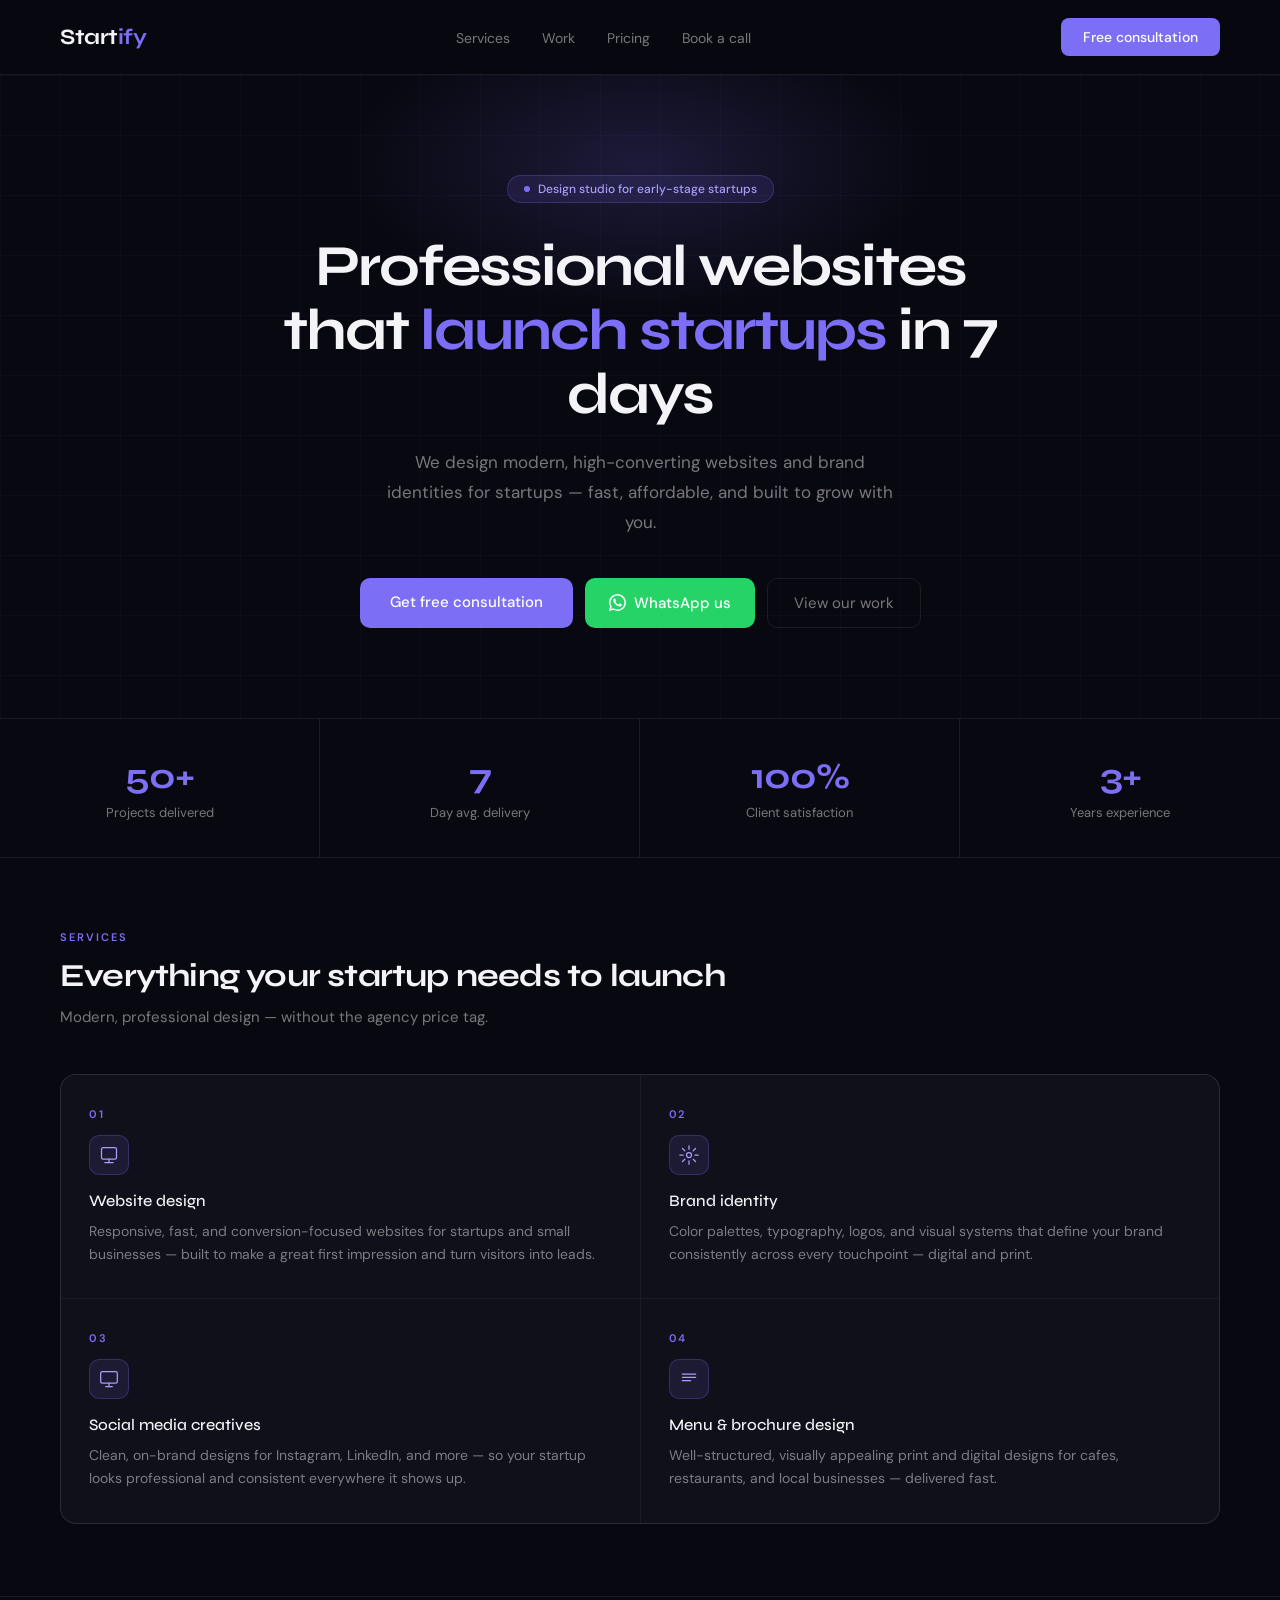
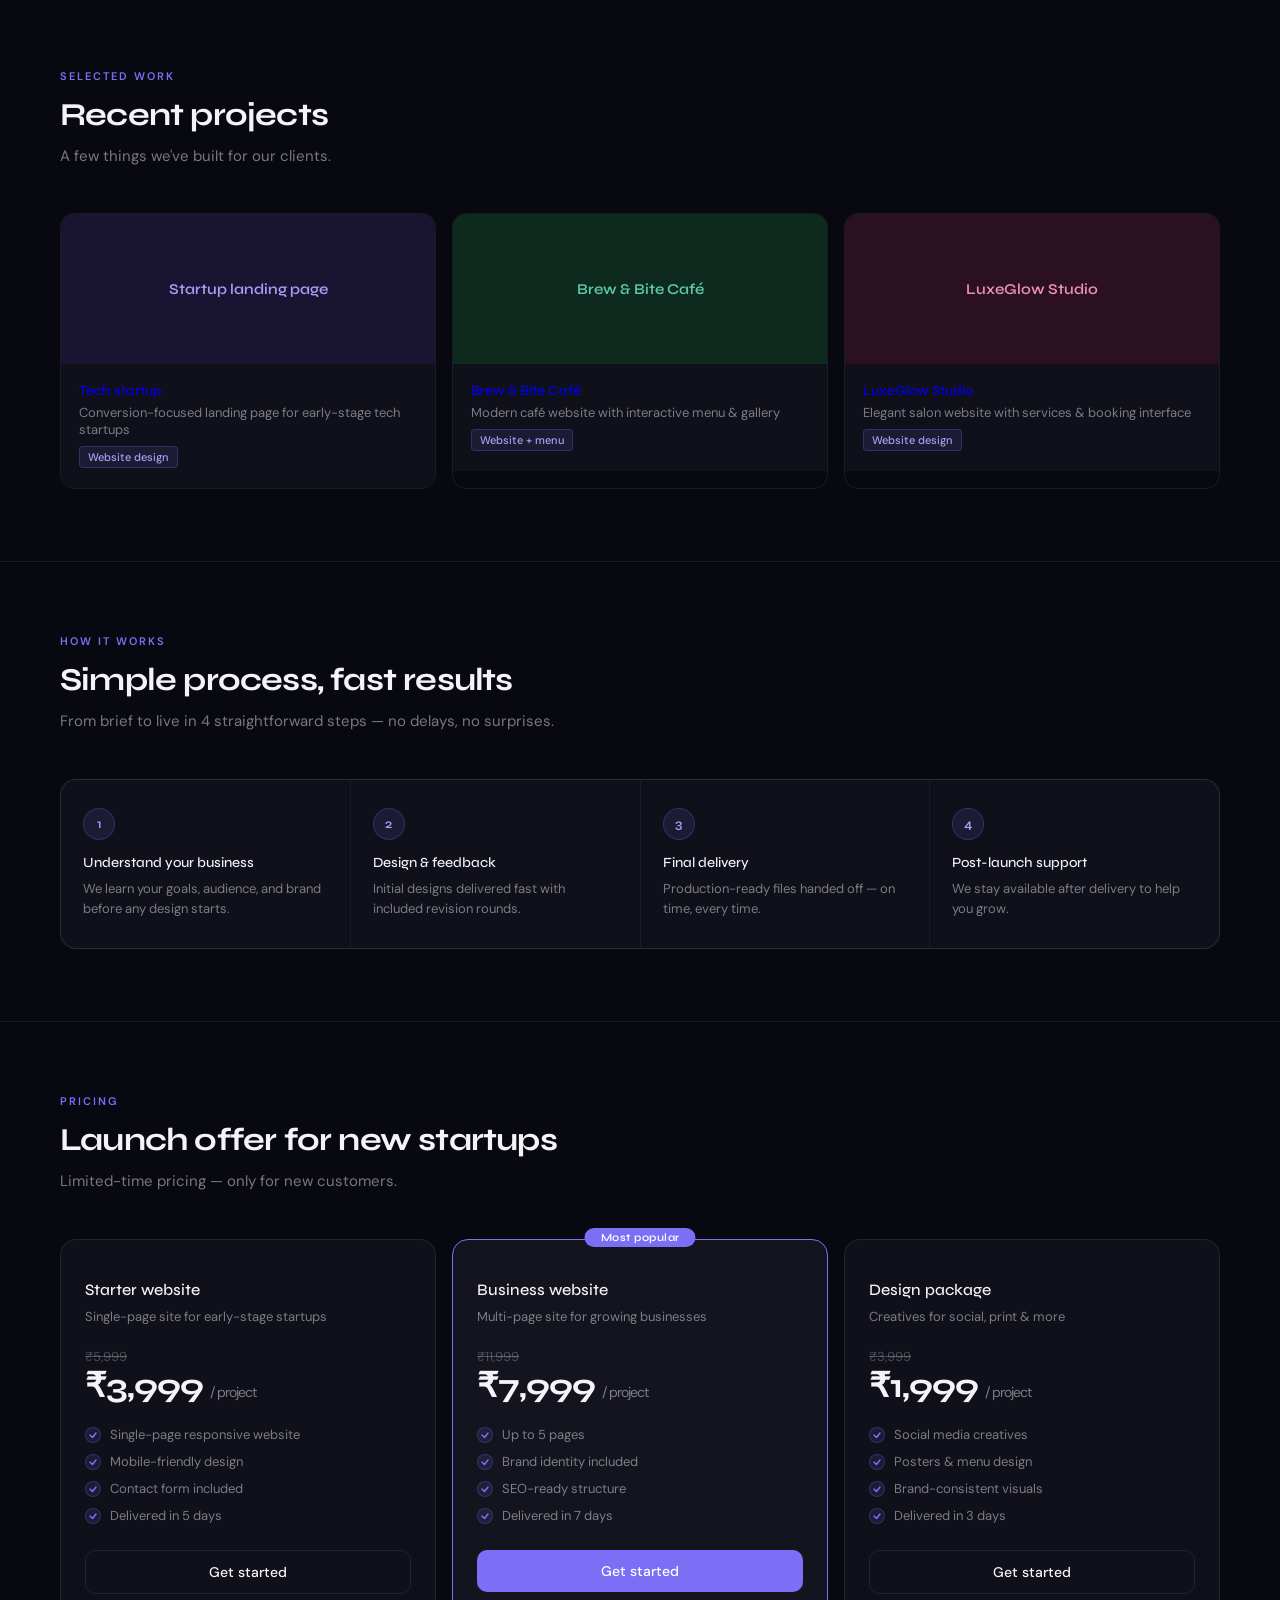
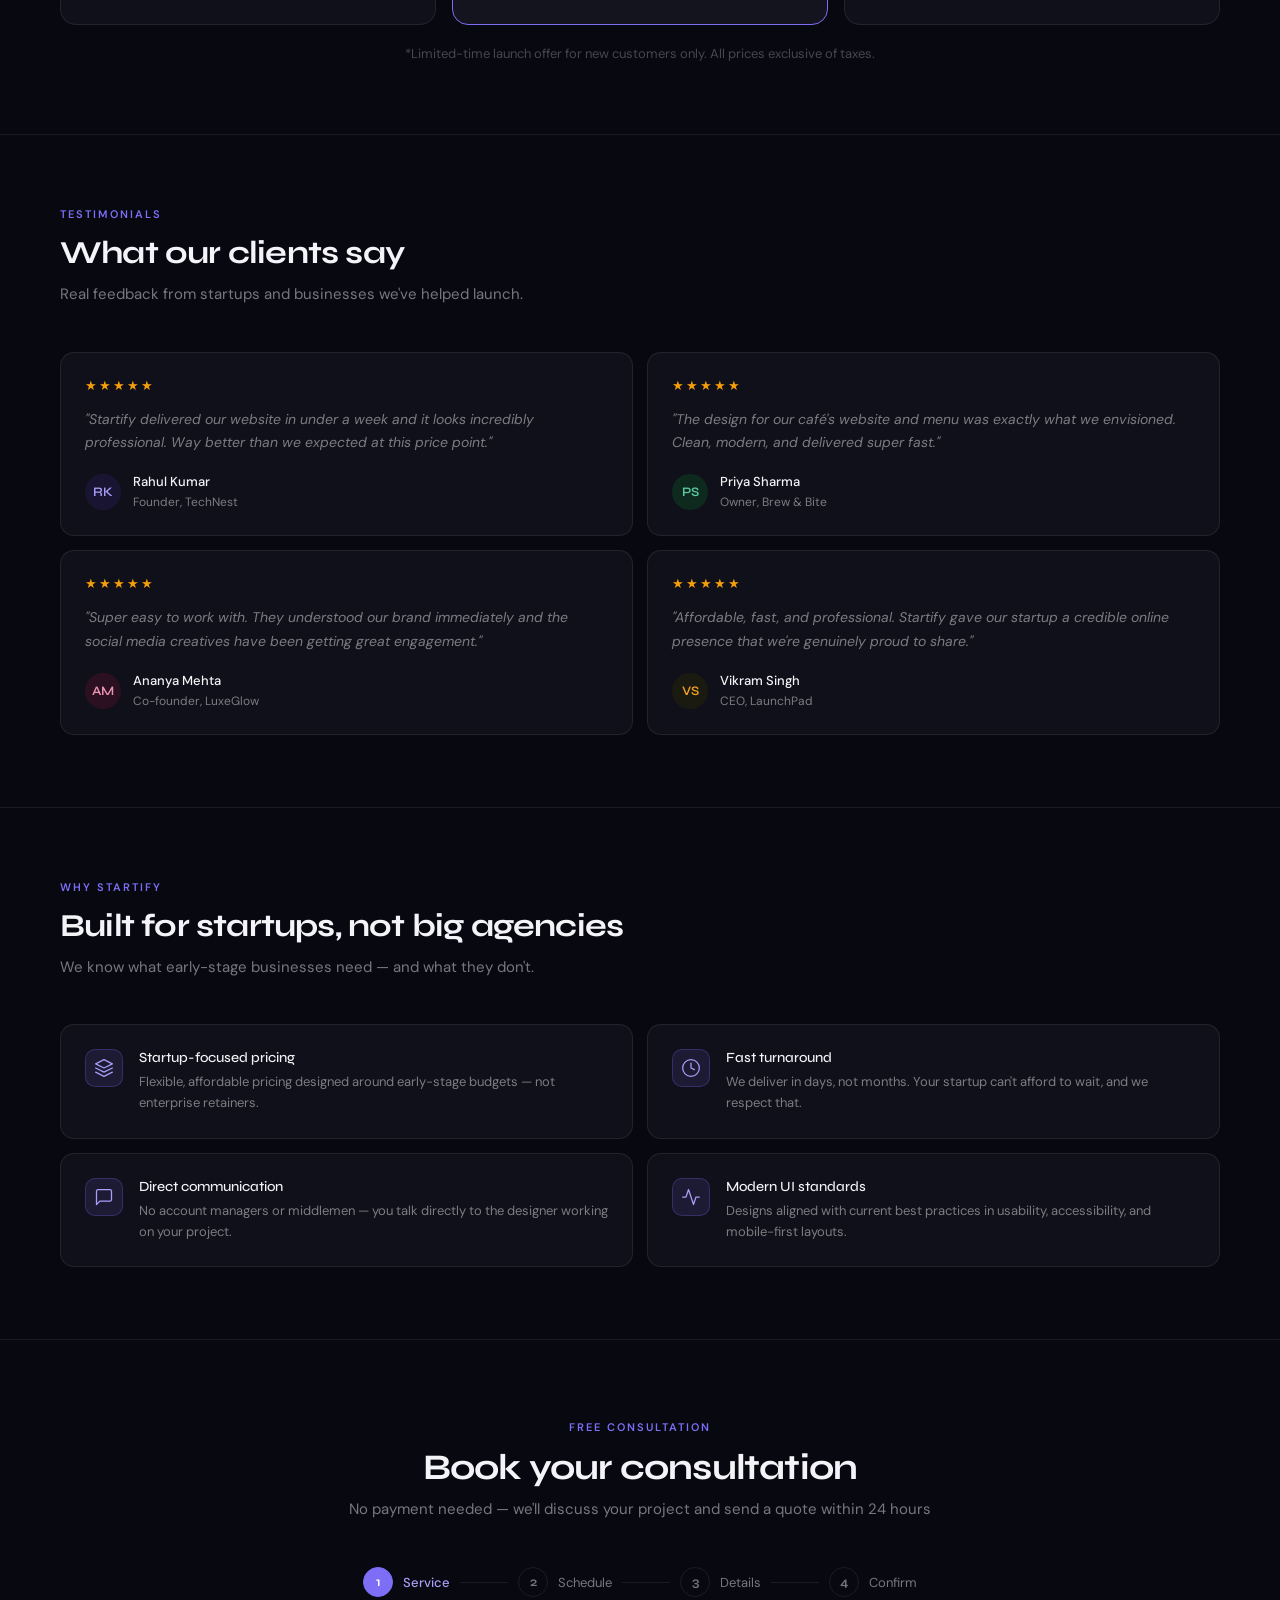
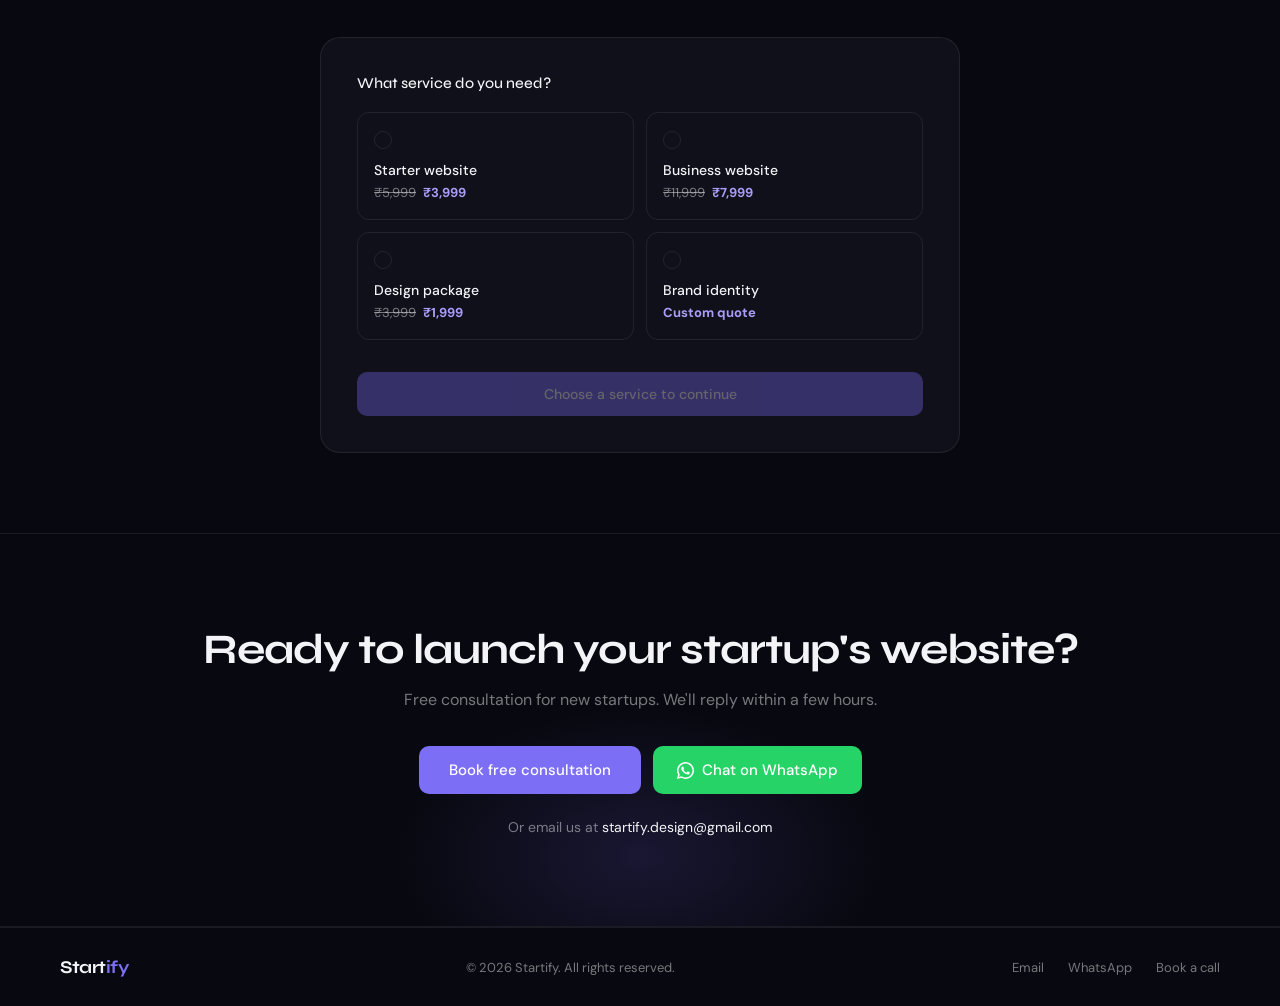
<file: index.html>
<!DOCTYPE html>
<html lang="en">
<head>
<meta charset="UTF-8">
<meta name="viewport" content="width=device-width, initial-scale=1.0">
<meta name="description" content="Startify — Design studio for early-stage startups. Professional websites, brand identity & creatives delivered in 7 days.">
<title>Startify | Design Studio for Startups</title>
<link rel="preconnect" href="https://fonts.googleapis.com">
<link rel="preconnect" href="https://fonts.gstatic.com" crossorigin>
<link href="https://fonts.googleapis.com/css2?family=Syne:wght@400;500;600;700&family=DM+Sans:wght@300;400;500&display=swap" rel="stylesheet">
<style>
  *, *::before, *::after { box-sizing: border-box; margin: 0; padding: 0; }

  :root {
    --purple: #7c6ef5;
    --purple-light: #a89ef8;
    --purple-dim: rgba(124,110,245,0.12);
    --purple-border: rgba(124,110,245,0.25);
    --bg-dark: #080810;
    --bg-card: #10101a;
    --bg-card2: #14141f;
    --border: rgba(255,255,255,0.08);
    --border-hover: rgba(124,110,245,0.4);
    --text-white: #f4f4f8;
    --text-muted: rgba(255,255,255,0.45);
    --text-dim: rgba(255,255,255,0.25);
    --green: #25D366;
    --green-dark: #1aaa52;
    --teal: #1D9E75;
  }

  html { scroll-behavior: smooth; }

  body {
    font-family: 'DM Sans', sans-serif;
    background: var(--bg-dark);
    color: var(--text-white);
    overflow-x: hidden;
    -webkit-font-smoothing: antialiased;
  }

  h1, h2, h3, h4, .logo { font-family: 'Syne', sans-serif; }

  /* ── NAV ── */
  nav {
    position: sticky; top: 0; z-index: 100;
    display: flex; align-items: center; justify-content: space-between;
    padding: 18px 60px;
    background: rgba(8,8,16,0.9);
    backdrop-filter: blur(12px);
    border-bottom: 1px solid var(--border);
  }
  .logo { font-size: 22px; font-weight: 700; letter-spacing: -0.5px; color: var(--text-white); text-decoration: none; }
  .logo span { color: var(--purple); }
  .nav-links { display: flex; gap: 32px; list-style: none; }
  .nav-links a { font-size: 14px; color: var(--text-muted); text-decoration: none; transition: color 0.2s; }
  .nav-links a:hover { color: var(--text-white); }
  .nav-cta {
    background: var(--purple); color: #fff;
    border: none; border-radius: 8px;
    padding: 10px 22px; font-size: 14px; font-weight: 500;
    font-family: 'DM Sans', sans-serif;
    cursor: pointer; transition: opacity 0.2s;
    text-decoration: none;
  }
  .nav-cta:hover { opacity: 0.88; }

  .nav-mobile-toggle { display: none; background: none; border: none; cursor: pointer; color: var(--text-white); }
  .mobile-menu { display: none; }

  /* ── HERO ── */
  .hero {
    position: relative;
    padding: 100px 60px 90px;
    text-align: center;
    overflow: hidden;
    border-bottom: 1px solid var(--border);
  }
  .hero-grid-bg {
    position: absolute; inset: 0; pointer-events: none;
    background-image:
      linear-gradient(rgba(124,110,245,0.04) 1px, transparent 1px),
      linear-gradient(90deg, rgba(124,110,245,0.04) 1px, transparent 1px);
    background-size: 60px 60px;
  }
  .hero-glow {
    position: absolute; top: -60px; left: 50%; transform: translateX(-50%);
    width: 600px; height: 300px;
    background: radial-gradient(ellipse, rgba(124,110,245,0.18) 0%, transparent 70%);
    pointer-events: none;
  }
  .hero-tag {
    display: inline-flex; align-items: center; gap: 8px;
    background: var(--purple-dim); color: var(--purple-light);
    font-size: 12px; font-weight: 500;
    border-radius: 20px; padding: 5px 16px;
    border: 1px solid var(--purple-border);
    margin-bottom: 32px; position: relative;
  }
  .tag-dot { width: 6px; height: 6px; border-radius: 50%; background: var(--purple); animation: pulse 2s infinite; }
  @keyframes pulse { 0%,100%{opacity:1} 50%{opacity:0.4} }
  .hero h1 {
    font-size: clamp(38px, 6vw, 58px);
    font-weight: 700; line-height: 1.1;
    letter-spacing: -2px;
    max-width: 760px; margin: 0 auto 22px;
    position: relative;
  }
  .hero h1 em { color: var(--purple); font-style: normal; }
  .hero p {
    font-size: 17px; color: var(--text-muted);
    line-height: 1.75; max-width: 520px;
    margin: 0 auto 40px; position: relative;
  }
  .hero-btns { display: flex; gap: 12px; justify-content: center; flex-wrap: wrap; position: relative; }
  .btn-primary {
    background: var(--purple); color: #fff; border: none;
    border-radius: 10px; padding: 14px 30px;
    font-size: 15px; font-weight: 500; font-family: 'DM Sans', sans-serif;
    cursor: pointer; transition: transform 0.15s, opacity 0.2s;
    text-decoration: none; display: inline-block;
  }
  .btn-primary:hover { opacity: 0.88; transform: translateY(-1px); }
  .btn-wa {
    background: var(--green); color: #fff; border: none;
    border-radius: 10px; padding: 14px 24px;
    font-size: 15px; font-weight: 500; font-family: 'DM Sans', sans-serif;
    cursor: pointer; display: inline-flex; align-items: center; gap: 8px;
    transition: opacity 0.2s, transform 0.15s; text-decoration: none;
  }
  .btn-wa:hover { opacity: 0.88; transform: translateY(-1px); }
  .btn-outline {
    background: transparent; color: var(--text-muted);
    border: 1px solid var(--border);
    border-radius: 10px; padding: 14px 26px;
    font-size: 15px; font-family: 'DM Sans', sans-serif;
    cursor: pointer; transition: border-color 0.2s, color 0.2s;
    text-decoration: none; display: inline-block;
  }
  .btn-outline:hover { border-color: var(--purple); color: var(--text-white); }

  /* ── STATS ── */
  .stats {
    display: grid; grid-template-columns: repeat(4, 1fr);
    border-bottom: 1px solid var(--border);
  }
  .stat {
    padding: 36px 28px; text-align: center;
    border-right: 1px solid var(--border);
    transition: background 0.2s;
  }
  .stat:last-child { border-right: none; }
  .stat:hover { background: var(--purple-dim); }
  .stat-num {
    font-family: 'Syne', sans-serif;
    font-size: 36px; font-weight: 700;
    color: var(--purple); letter-spacing: -1px;
  }
  .stat-label { font-size: 13px; color: var(--text-muted); margin-top: 6px; }

  /* ── SECTIONS ── */
  section { border-bottom: 1px solid var(--border); }
  .section-inner { padding: 72px 60px; }
  .section-tag {
    font-size: 11px; font-weight: 600; letter-spacing: 2px;
    text-transform: uppercase; color: var(--purple);
    margin-bottom: 12px;
  }
  .section-title {
    font-family: 'Syne', sans-serif;
    font-size: clamp(24px, 3vw, 32px);
    font-weight: 700; letter-spacing: -0.8px;
    margin-bottom: 10px;
  }
  .section-sub { font-size: 15px; color: var(--text-muted); line-height: 1.7; margin-bottom: 44px; max-width: 520px; }

  /* ── SERVICES ── */
  .services-grid { display: grid; grid-template-columns: repeat(2, 1fr); gap: 1px; background: var(--border); border: 1px solid var(--border); border-radius: 16px; overflow: hidden; }
  .svc-card {
    background: var(--bg-card); padding: 32px 28px;
    transition: background 0.2s;
    cursor: default;
  }
  .svc-card:hover { background: var(--bg-card2); }
  .svc-num { font-size: 11px; font-weight: 600; letter-spacing: 1.5px; color: var(--purple); margin-bottom: 14px; }
  .svc-icon {
    width: 40px; height: 40px; border-radius: 10px;
    background: var(--purple-dim); border: 1px solid var(--purple-border);
    display: flex; align-items: center; justify-content: center;
    margin-bottom: 16px;
  }
  .svc-card h3 { font-size: 16px; font-weight: 500; margin-bottom: 10px; }
  .svc-card p { font-size: 14px; color: var(--text-muted); line-height: 1.65; }

  /* ── WORK ── */
  .work-grid { display: grid; grid-template-columns: repeat(3, 1fr); gap: 16px; }
  .work-card {
    border: 1px solid var(--border); border-radius: 14px;
    overflow: hidden; transition: border-color 0.2s, transform 0.2s;
    text-decoration: none; display: block;
  }
  .work-card:hover { border-color: var(--purple); transform: translateY(-3px); }
  .work-thumb {
    height: 150px; display: flex; align-items: center; justify-content: center;
    font-family: 'Syne', sans-serif; font-size: 15px; font-weight: 600;
  }
  .wt1 { background: #1a1433; color: var(--purple-light); }
  .wt2 { background: #0e2a1f; color: #5DCAA5; }
  .wt3 { background: #2a1020; color: #ED93B1; }
  .work-info { padding: 18px 18px 20px; background: var(--bg-card); }
  .work-info h4 { font-size: 14px; font-weight: 500; margin-bottom: 5px; }
  .work-info p { font-size: 13px; color: var(--text-muted); }
  .work-tag {
    display: inline-block; font-size: 11px; font-weight: 500;
    background: var(--purple-dim); color: var(--purple-light);
    border-radius: 4px; padding: 3px 8px; margin-top: 8px;
    border: 1px solid var(--purple-border);
  }
  .work-cta { text-align: center; margin-top: 32px; }

  /* ── PROCESS ── */
  .process-grid { display: grid; grid-template-columns: repeat(4, 1fr); gap: 1px; background: var(--border); border: 1px solid var(--border); border-radius: 16px; overflow: hidden; }
  .proc-step { background: var(--bg-card); padding: 28px 22px; transition: background 0.2s; }
  .proc-step:hover { background: var(--bg-card2); }
  .proc-num {
    width: 32px; height: 32px; border-radius: 50%;
    background: var(--purple-dim); color: var(--purple-light);
    border: 1px solid var(--purple-border);
    font-size: 13px; font-weight: 600;
    display: flex; align-items: center; justify-content: center;
    margin-bottom: 14px; font-family: 'Syne', sans-serif;
  }
  .proc-step h4 { font-size: 14px; font-weight: 500; margin-bottom: 8px; }
  .proc-step p { font-size: 13px; color: var(--text-muted); line-height: 1.6; }

  /* ── PRICING ── */
  .pricing-grid { display: grid; grid-template-columns: repeat(3, 1fr); gap: 16px; }
  .price-card {
    border: 1px solid var(--border); border-radius: 16px;
    padding: 30px 24px; background: var(--bg-card);
    position: relative; transition: border-color 0.2s;
  }
  .price-card:hover { border-color: rgba(255,255,255,0.15); }
  .price-card.featured { border: 1.5px solid var(--purple); background: var(--bg-card2); }
  .hot-badge {
    position: absolute; top: -12px; left: 50%; transform: translateX(-50%);
    background: var(--purple); color: #fff;
    font-size: 11px; font-weight: 600; font-family: 'Syne', sans-serif;
    border-radius: 20px; padding: 3px 16px; white-space: nowrap; letter-spacing: 0.5px;
  }
  .price-card h3 { font-size: 16px; font-weight: 500; margin-bottom: 8px; margin-top: 10px; }
  .price-desc { font-size: 13px; color: var(--text-muted); margin-bottom: 22px; line-height: 1.5; }
  .price-old { font-size: 13px; color: var(--text-dim); text-decoration: line-through; }
  .price-new { font-family: 'Syne', sans-serif; font-size: 34px; font-weight: 700; letter-spacing: -1px; color: var(--text-white); }
  .price-new small { font-size: 14px; font-weight: 400; color: var(--text-muted); font-family: 'DM Sans', sans-serif; }
  .price-features { list-style: none; margin: 20px 0; display: flex; flex-direction: column; gap: 10px; }
  .price-features li { font-size: 13px; color: var(--text-muted); display: flex; align-items: center; gap: 9px; }
  .price-features li::before {
    content: ''; display: block; width: 16px; height: 16px; flex-shrink: 0;
    border-radius: 50%; background: var(--purple-dim);
    border: 1px solid var(--purple-border);
    background-image: url("data:image/svg+xml,%3Csvg width='10' height='10' viewBox='0 0 10 10' fill='none' xmlns='http://www.w3.org/2000/svg'%3E%3Cpath d='M2 5l2.5 2.5L8 3' stroke='%237c6ef5' stroke-width='1.5' stroke-linecap='round' stroke-linejoin='round'/%3E%3C/svg%3E");
    background-repeat: no-repeat; background-position: center;
  }
  .price-btn {
    width: 100%; padding: 12px; border-radius: 10px;
    font-size: 14px; font-weight: 500; font-family: 'DM Sans', sans-serif;
    cursor: pointer; transition: all 0.2s; margin-top: 6px;
    border: 1px solid var(--border); background: transparent; color: var(--text-white);
  }
  .price-btn:hover { border-color: var(--purple); color: var(--purple-light); }
  .price-card.featured .price-btn { background: var(--purple); color: #fff; border: none; }
  .price-card.featured .price-btn:hover { opacity: 0.88; }
  .pricing-note { text-align: center; margin-top: 20px; font-size: 13px; color: var(--text-dim); }

  /* ── TESTIMONIALS ── */
  .testi-grid { display: grid; grid-template-columns: repeat(2, 1fr); gap: 14px; }
  .testi-card {
    background: var(--bg-card); border: 1px solid var(--border);
    border-radius: 14px; padding: 24px;
    transition: border-color 0.2s;
  }
  .testi-card:hover { border-color: rgba(255,255,255,0.12); }
  .stars { color: #f59e0b; font-size: 13px; letter-spacing: 2px; margin-bottom: 14px; }
  .testi-card blockquote { font-size: 14px; color: var(--text-muted); line-height: 1.7; margin-bottom: 18px; font-style: italic; }
  .testi-author { display: flex; align-items: center; gap: 12px; }
  .avatar {
    width: 36px; height: 36px; border-radius: 50%;
    display: flex; align-items: center; justify-content: center;
    font-size: 13px; font-weight: 600; flex-shrink: 0;
    font-family: 'Syne', sans-serif;
  }
  .av1 { background: #1a1433; color: var(--purple-light); }
  .av2 { background: #0e2a1f; color: #5DCAA5; }
  .av3 { background: #2a1020; color: #ED93B1; }
  .av4 { background: #1a1a10; color: #EF9F27; }
  .testi-author strong { font-size: 13px; font-weight: 500; display: block; }
  .testi-author span { font-size: 12px; color: var(--text-muted); }

  /* ── WHY US ── */
  .why-grid { display: grid; grid-template-columns: repeat(2, 1fr); gap: 14px; }
  .why-card {
    background: var(--bg-card); border: 1px solid var(--border);
    border-radius: 14px; padding: 24px;
    display: flex; gap: 16px; align-items: flex-start;
    transition: border-color 0.2s;
  }
  .why-card:hover { border-color: var(--purple-border); }
  .why-icon {
    width: 38px; height: 38px; border-radius: 10px; flex-shrink: 0;
    background: var(--purple-dim); border: 1px solid var(--purple-border);
    display: flex; align-items: center; justify-content: center;
  }
  .why-card h4 { font-size: 14px; font-weight: 500; margin-bottom: 6px; }
  .why-card p { font-size: 13px; color: var(--text-muted); line-height: 1.6; }

  /* ── BOOKING ── */
  #booking { background: var(--bg-dark); }
  .booking-wrap { padding: 80px 60px; }
  .booking-header { text-align: center; margin-bottom: 48px; }
  .booking-header h2 { font-size: clamp(26px, 3vw, 36px); font-weight: 700; letter-spacing: -0.8px; margin-bottom: 10px; }
  .booking-header p { font-size: 15px; color: var(--text-muted); }

  .bk-steps { display: flex; align-items: center; justify-content: center; gap: 0; margin-bottom: 40px; }
  .bk-step-item { display: flex; align-items: center; gap: 10px; }
  .bk-step-dot {
    width: 30px; height: 30px; border-radius: 50%;
    display: flex; align-items: center; justify-content: center;
    font-size: 13px; font-weight: 600; font-family: 'Syne', sans-serif;
    border: 1px solid var(--border); color: var(--text-muted);
    background: transparent; transition: all 0.3s;
  }
  .bk-step-dot.active { background: var(--purple); color: #fff; border-color: var(--purple); }
  .bk-step-dot.done { background: var(--teal); color: #fff; border-color: var(--teal); }
  .bk-step-label { font-size: 13px; color: var(--text-muted); }
  .bk-step-label.active { color: var(--purple-light); font-weight: 500; }
  .bk-step-line { width: 48px; height: 1px; background: var(--border); margin: 0 10px; }

  .bk-card {
    background: var(--bg-card); border: 1px solid var(--border);
    border-radius: 20px; padding: 36px;
    max-width: 640px; margin: 0 auto;
  }
  .step-section-title { font-size: 15px; font-weight: 500; color: var(--text-white); margin-bottom: 20px; font-family: 'Syne', sans-serif; }

  .svc-pick { display: grid; grid-template-columns: 1fr 1fr; gap: 12px; margin-bottom: 32px; }
  .svc-opt {
    border: 1px solid var(--border); border-radius: 12px;
    padding: 18px 16px; cursor: pointer; transition: border-color 0.2s, background 0.2s;
  }
  .svc-opt:hover { border-color: var(--purple-border); }
  .svc-opt.sel { border-color: var(--purple); background: var(--purple-dim); }
  .svc-check {
    width: 18px; height: 18px; border-radius: 50%;
    border: 1px solid var(--border); margin-bottom: 12px;
    transition: all 0.2s;
  }
  .svc-opt.sel .svc-check { background: var(--purple); border-color: var(--purple); }
  .svc-opt-title { font-size: 14px; font-weight: 500; color: var(--text-white); margin-bottom: 5px; }
  .svc-opt-price { font-size: 13px; color: var(--text-muted); }
  .svc-opt-price s { margin-right: 4px; }
  .svc-opt-price strong { color: var(--purple-light); }

  .day-grid { display: grid; grid-template-columns: repeat(7, 1fr); gap: 8px; margin-bottom: 28px; }
  .day-cell {
    border: 1px solid var(--border); border-radius: 10px;
    padding: 10px 4px; text-align: center; cursor: pointer; transition: all 0.2s;
  }
  .day-cell:hover { border-color: var(--purple-border); }
  .day-cell.sel { border-color: var(--purple); background: var(--purple-dim); }
  .day-cell.off { opacity: 0.3; cursor: not-allowed; pointer-events: none; }
  .day-name { font-size: 10px; color: var(--text-muted); margin-bottom: 5px; font-weight: 500; letter-spacing: 0.5px; }
  .day-num { font-size: 15px; font-weight: 600; color: var(--text-white); font-family: 'Syne', sans-serif; }
  .day-cell.sel .day-name { color: var(--purple-light); }

  .slot-grid { display: grid; grid-template-columns: repeat(3, 1fr); gap: 10px; margin-bottom: 32px; }
  .slot {
    border: 1px solid var(--border); border-radius: 10px;
    padding: 12px 8px; text-align: center; cursor: pointer; transition: all 0.2s;
  }
  .slot:hover { border-color: var(--purple-border); }
  .slot.sel { border-color: var(--purple); background: var(--purple-dim); }
  .slot.busy { opacity: 0.3; cursor: not-allowed; pointer-events: none; }
  .slot-time { font-size: 14px; font-weight: 500; color: var(--text-white); }
  .slot-avail { font-size: 11px; color: var(--text-muted); margin-top: 3px; }
  .slot.sel .slot-avail { color: var(--purple-light); }

  .field-group { display: flex; flex-direction: column; gap: 14px; margin-bottom: 32px; }
  .field-row { display: grid; grid-template-columns: 1fr 1fr; gap: 14px; }
  .field-label { font-size: 12px; color: var(--text-muted); margin-bottom: 6px; font-weight: 500; letter-spacing: 0.3px; }
  .field-input {
    width: 100%; background: rgba(255,255,255,0.04);
    border: 1px solid var(--border); border-radius: 10px;
    padding: 11px 16px; font-size: 14px; color: var(--text-white);
    font-family: 'DM Sans', sans-serif; outline: none;
    transition: border-color 0.2s;
  }
  .field-input:focus { border-color: var(--purple); }
  .field-input::placeholder { color: var(--text-dim); }
  textarea.field-input { min-height: 90px; resize: vertical; }
  select.field-input { appearance: none; cursor: pointer; }

  .bk-summary {
    background: var(--purple-dim); border: 1px solid var(--purple-border);
    border-radius: 12px; padding: 20px; margin-bottom: 28px;
  }
  .sum-row { display: flex; justify-content: space-between; align-items: center; padding: 7px 0; }
  .sum-row:not(:last-child) { border-bottom: 1px solid rgba(255,255,255,0.06); }
  .sum-label { font-size: 12px; color: var(--text-muted); }
  .sum-val { font-size: 13px; font-weight: 500; color: var(--text-white); }
  .sum-val.hi { color: var(--purple-light); }

  .bk-actions { display: flex; gap: 12px; }
  .btn-back {
    flex: 1; background: transparent; color: var(--text-muted);
    border: 1px solid var(--border); border-radius: 10px;
    padding: 13px; font-size: 14px; font-family: 'DM Sans', sans-serif;
    cursor: pointer; transition: all 0.2s;
  }
  .btn-back:hover { border-color: rgba(255,255,255,0.2); color: var(--text-white); }
  .btn-next {
    flex: 2; background: var(--purple); color: #fff; border: none;
    border-radius: 10px; padding: 13px;
    font-size: 14px; font-weight: 500; font-family: 'DM Sans', sans-serif;
    cursor: pointer; transition: opacity 0.2s;
  }
  .btn-next:hover:not(:disabled) { opacity: 0.88; }
  .btn-next:disabled { opacity: 0.35; cursor: not-allowed; }
  .btn-wa-book {
    width: 100%; background: var(--green); color: #fff; border: none;
    border-radius: 10px; padding: 13px;
    font-size: 14px; font-weight: 500; font-family: 'DM Sans', sans-serif;
    cursor: pointer; display: flex; align-items: center; justify-content: center; gap: 9px;
    margin-top: 12px; transition: opacity 0.2s;
  }
  .btn-wa-book:hover { opacity: 0.88; }

  .success-state { text-align: center; padding: 16px 0; }
  .success-icon {
    width: 64px; height: 64px; border-radius: 50%;
    background: rgba(29,158,117,0.12); border: 1px solid rgba(29,158,117,0.3);
    display: flex; align-items: center; justify-content: center;
    margin: 0 auto 22px;
  }
  .success-state h3 { font-size: 22px; font-weight: 700; margin-bottom: 10px; font-family: 'Syne', sans-serif; }
  .success-state p { font-size: 14px; color: var(--text-muted); line-height: 1.7; margin-bottom: 26px; }

  /* ── CTA SECTION ── */
  .cta-section {
    padding: 90px 60px;
    text-align: center;
    position: relative; overflow: hidden;
  }
  .cta-glow {
    position: absolute; bottom: -80px; left: 50%; transform: translateX(-50%);
    width: 500px; height: 300px;
    background: radial-gradient(ellipse, rgba(124,110,245,0.15) 0%, transparent 70%);
    pointer-events: none;
  }
  .cta-section h2 { font-size: clamp(28px, 4vw, 42px); font-weight: 700; letter-spacing: -1px; margin-bottom: 14px; position: relative; }
  .cta-section p { font-size: 16px; color: var(--text-muted); margin-bottom: 36px; position: relative; }
  .cta-btns { display: flex; gap: 12px; justify-content: center; flex-wrap: wrap; position: relative; }
  .cta-email { margin-top: 24px; font-size: 14px; color: var(--text-muted); position: relative; }
  .cta-email a { color: var(--text-white); text-decoration: none; }
  .cta-email a:hover { color: var(--purple-light); }

  /* ── FOOTER ── */
  footer {
    padding: 28px 60px;
    display: flex; align-items: center; justify-content: space-between;
    border-top: 1px solid var(--border);
  }
  footer p { font-size: 13px; color: var(--text-muted); }
  .footer-links { display: flex; gap: 24px; }
  .footer-links a { font-size: 13px; color: var(--text-muted); text-decoration: none; }
  .footer-links a:hover { color: var(--text-white); }

  /* ── SVG ICONS ── */
  .icon-svg { width: 20px; height: 20px; stroke: var(--purple-light); fill: none; stroke-width: 1.5; stroke-linecap: round; stroke-linejoin: round; }
  .wa-icon { width: 17px; height: 17px; fill: #fff; }

  /* ── RESPONSIVE ── */
  @media (max-width: 900px) {
    nav { padding: 16px 24px; }
    .nav-links, .nav-cta { display: none; }
    .nav-mobile-toggle { display: block; }
    .mobile-menu {
      background: var(--bg-card); border-bottom: 1px solid var(--border);
      padding: 16px 24px; display: flex; flex-direction: column; gap: 16px;
    }
    .mobile-menu a { font-size: 15px; color: var(--text-muted); text-decoration: none; padding: 8px 0; border-bottom: 1px solid var(--border); }
    .mobile-menu .nav-cta { display: block; text-align: center; margin-top: 4px; }
    .hero { padding: 60px 24px 56px; }
    .stats { grid-template-columns: repeat(2, 1fr); }
    .stat:nth-child(2) { border-right: none; }
    .section-inner { padding: 52px 24px; }
    .services-grid, .work-grid, .pricing-grid, .testi-grid, .why-grid { grid-template-columns: 1fr; }
    .process-grid { grid-template-columns: 1fr 1fr; }
    .booking-wrap { padding: 52px 24px; }
    .bk-card { padding: 24px; }
    .field-row { grid-template-columns: 1fr; }
    .svc-pick { grid-template-columns: 1fr; }
    .slot-grid { grid-template-columns: repeat(2, 1fr); }
    .cta-section { padding: 60px 24px; }
    footer { flex-direction: column; gap: 16px; padding: 24px; text-align: center; }
    .bk-steps { flex-wrap: wrap; gap: 8px; }
    .bk-step-line { display: none; }
  }
</style>
</head>
<body>

<!-- NAV -->
<nav id="navbar">
  <a href="#" class="logo">Start<span>ify</span></a>
  <ul class="nav-links">
    <li><a href="#services">Services</a></li>
    <li><a href="#work">Work</a></li>
    <li><a href="#pricing">Pricing</a></li>
    <li><a href="#booking">Book a call</a></li>
  </ul>
  <a href="#booking" class="nav-cta">Free consultation</a>
  <button class="nav-mobile-toggle" onclick="toggleMenu()" aria-label="Menu">
    <svg width="22" height="22" viewBox="0 0 24 24" fill="none" stroke="currentColor" stroke-width="2"><line x1="3" y1="6" x2="21" y2="6"/><line x1="3" y1="12" x2="21" y2="12"/><line x1="3" y1="18" x2="21" y2="18"/></svg>
  </button>
</nav>
<div class="mobile-menu" id="mobile-menu" style="display:none;">
  <a href="#services" onclick="toggleMenu()">Services</a>
  <a href="#work" onclick="toggleMenu()">Work</a>
  <a href="#pricing" onclick="toggleMenu()">Pricing</a>
  <a href="#booking" onclick="toggleMenu()">Book a call</a>
  <a href="#booking" class="nav-cta" onclick="toggleMenu()">Free consultation</a>
</div>

<!-- HERO -->
<section class="hero">
  <div class="hero-grid-bg"></div>
  <div class="hero-glow"></div>
  <div class="hero-tag"><div class="tag-dot"></div> Design studio for early-stage startups</div>
  <h1>Professional websites that <em>launch startups</em> in 7 days</h1>
  <p>We design modern, high-converting websites and brand identities for startups — fast, affordable, and built to grow with you.</p>
  <div class="hero-btns">
    <a href="#booking" class="btn-primary">Get free consultation</a>
    <a href="https://wa.me/917876764705?text=Hi%20Startify!%20I%27d%20like%20a%20free%20consultation." target="_blank" class="btn-wa">
      <svg class="wa-icon" viewBox="0 0 24 24"><path d="M17.472 14.382c-.297-.149-1.758-.867-2.03-.967-.273-.099-.471-.148-.67.15-.197.297-.767.966-.94 1.164-.173.199-.347.223-.644.075-.297-.15-1.255-.463-2.39-1.475-.883-.788-1.48-1.761-1.653-2.059-.173-.297-.018-.458.13-.606.134-.133.298-.347.446-.52.149-.174.198-.298.298-.497.099-.198.05-.371-.025-.52-.075-.149-.669-1.612-.916-2.207-.242-.579-.487-.5-.669-.51-.173-.008-.371-.01-.57-.01-.198 0-.52.074-.792.372-.272.297-1.04 1.016-1.04 2.479 0 1.462 1.065 2.875 1.213 3.074.149.198 2.096 3.2 5.077 4.487.709.306 1.262.489 1.694.625.712.227 1.36.195 1.871.118.571-.085 1.758-.719 2.006-1.413.248-.694.248-1.289.173-1.413-.074-.124-.272-.198-.57-.347z"/><path d="M12 0C5.374 0 0 5.373 0 12c0 2.117.554 4.103 1.523 5.83L.036 23.964l6.305-1.654A11.94 11.94 0 0012 24c6.627 0 12-5.373 12-12S18.627 0 12 0zm0 21.818a9.818 9.818 0 01-5.007-1.369l-.36-.214-3.733.979 1.001-3.648-.235-.374A9.818 9.818 0 1112 21.818z"/></svg>
      WhatsApp us
    </a>
    <a href="#work" class="btn-outline">View our work</a>
  </div>
</section>

<!-- STATS -->
<div class="stats">
  <div class="stat"><div class="stat-num">50+</div><div class="stat-label">Projects delivered</div></div>
  <div class="stat"><div class="stat-num">7</div><div class="stat-label">Day avg. delivery</div></div>
  <div class="stat"><div class="stat-num">100%</div><div class="stat-label">Client satisfaction</div></div>
  <div class="stat"><div class="stat-num">3+</div><div class="stat-label">Years experience</div></div>
</div>

<!-- SERVICES -->
<section id="services">
  <div class="section-inner">
    <div class="section-tag">Services</div>
    <div class="section-title">Everything your startup needs to launch</div>
    <div class="section-sub">Modern, professional design — without the agency price tag.</div>
    <div class="services-grid">
      <div class="svc-card">
        <div class="svc-num">01</div>
        <div class="svc-icon">
          <svg class="icon-svg" viewBox="0 0 24 24"><rect x="3" y="3" width="18" height="14" rx="2"/><path d="M7 21h10M12 17v4"/></svg>
        </div>
        <h3>Website design</h3>
        <p>Responsive, fast, and conversion-focused websites for startups and small businesses — built to make a great first impression and turn visitors into leads.</p>
      </div>
      <div class="svc-card">
        <div class="svc-num">02</div>
        <div class="svc-icon">
          <svg class="icon-svg" viewBox="0 0 24 24"><circle cx="12" cy="12" r="3"/><path d="M12 1v4M12 19v4M4.22 4.22l2.83 2.83M16.95 16.95l2.83 2.83M1 12h4M19 12h4M4.22 19.78l2.83-2.83M16.95 7.05l2.83-2.83"/></svg>
        </div>
        <h3>Brand identity</h3>
        <p>Color palettes, typography, logos, and visual systems that define your brand consistently across every touchpoint — digital and print.</p>
      </div>
      <div class="svc-card">
        <div class="svc-num">03</div>
        <div class="svc-icon">
          <svg class="icon-svg" viewBox="0 0 24 24"><rect x="2" y="3" width="20" height="14" rx="2"/><path d="M8 21h8M12 17v4"/></svg>
        </div>
        <h3>Social media creatives</h3>
        <p>Clean, on-brand designs for Instagram, LinkedIn, and more — so your startup looks professional and consistent everywhere it shows up.</p>
      </div>
      <div class="svc-card">
        <div class="svc-num">04</div>
        <div class="svc-icon">
          <svg class="icon-svg" viewBox="0 0 24 24"><path d="M4 6h16M4 10h16M4 14h10"/></svg>
        </div>
        <h3>Menu & brochure design</h3>
        <p>Well-structured, visually appealing print and digital designs for cafes, restaurants, and local businesses — delivered fast.</p>
      </div>
    </div>
  </div>
</section>

<!-- WORK -->
<section id="work">
  <div class="section-inner">
    <div class="section-tag">Selected work</div>
    <div class="section-title">Recent projects</div>
    <div class="section-sub">A few things we've built for our clients.</div>
    <div class="work-grid">
      <a href="https://startify-chi.vercel.app/sample/startup/index.html" target="_blank" class="work-card">
        <div class="work-thumb wt1">Startup landing page</div>
        <div class="work-info">
          <h4>Tech startup</h4>
          <p>Conversion-focused landing page for early-stage tech startups</p>
          <span class="work-tag">Website design</span>
        </div>
      </a>
      <a href="https://startify-chi.vercel.app/sample/cafe/index.html" target="_blank" class="work-card">
        <div class="work-thumb wt2">Brew & Bite Café</div>
        <div class="work-info">
          <h4>Brew & Bite Café</h4>
          <p>Modern café website with interactive menu & gallery</p>
          <span class="work-tag">Website + menu</span>
        </div>
      </a>
      <a href="https://startify-chi.vercel.app/sample/salon/index.html" target="_blank" class="work-card">
        <div class="work-thumb wt3">LuxeGlow Studio</div>
        <div class="work-info">
          <h4>LuxeGlow Studio</h4>
          <p>Elegant salon website with services & booking interface</p>
          <span class="work-tag">Website design</span>
        </div>
      </a>
    </div>
  </div>
</section>

<!-- PROCESS -->
<section id="process">
  <div class="section-inner">
    <div class="section-tag">How it works</div>
    <div class="section-title">Simple process, fast results</div>
    <div class="section-sub">From brief to live in 4 straightforward steps — no delays, no surprises.</div>
    <div class="process-grid">
      <div class="proc-step"><div class="proc-num">1</div><h4>Understand your business</h4><p>We learn your goals, audience, and brand before any design starts.</p></div>
      <div class="proc-step"><div class="proc-num">2</div><h4>Design & feedback</h4><p>Initial designs delivered fast with included revision rounds.</p></div>
      <div class="proc-step"><div class="proc-num">3</div><h4>Final delivery</h4><p>Production-ready files handed off — on time, every time.</p></div>
      <div class="proc-step"><div class="proc-num">4</div><h4>Post-launch support</h4><p>We stay available after delivery to help you grow.</p></div>
    </div>
  </div>
</section>

<!-- PRICING -->
<section id="pricing">
  <div class="section-inner">
    <div class="section-tag">Pricing</div>
    <div class="section-title">Launch offer for new startups</div>
    <div class="section-sub">Limited-time pricing — only for new customers.</div>
    <div class="pricing-grid">
      <div class="price-card">
        <h3>Starter website</h3>
        <p class="price-desc">Single-page site for early-stage startups</p>
        <div class="price-old">₹5,999</div>
        <div class="price-new">₹3,999 <small>/ project</small></div>
        <ul class="price-features">
          <li>Single-page responsive website</li>
          <li>Mobile-friendly design</li>
          <li>Contact form included</li>
          <li>Delivered in 5 days</li>
        </ul>
        <button class="price-btn" onclick="document.getElementById('booking').scrollIntoView({behavior:'smooth'})">Get started</button>
      </div>
      <div class="price-card featured">
        <div class="hot-badge">Most popular</div>
        <h3>Business website</h3>
        <p class="price-desc">Multi-page site for growing businesses</p>
        <div class="price-old">₹11,999</div>
        <div class="price-new">₹7,999 <small>/ project</small></div>
        <ul class="price-features">
          <li>Up to 5 pages</li>
          <li>Brand identity included</li>
          <li>SEO-ready structure</li>
          <li>Delivered in 7 days</li>
        </ul>
        <button class="price-btn" onclick="document.getElementById('booking').scrollIntoView({behavior:'smooth'})">Get started</button>
      </div>
      <div class="price-card">
        <h3>Design package</h3>
        <p class="price-desc">Creatives for social, print & more</p>
        <div class="price-old">₹3,999</div>
        <div class="price-new">₹1,999 <small>/ project</small></div>
        <ul class="price-features">
          <li>Social media creatives</li>
          <li>Posters & menu design</li>
          <li>Brand-consistent visuals</li>
          <li>Delivered in 3 days</li>
        </ul>
        <button class="price-btn" onclick="document.getElementById('booking').scrollIntoView({behavior:'smooth'})">Get started</button>
      </div>
    </div>
    <p class="pricing-note">*Limited-time launch offer for new customers only. All prices exclusive of taxes.</p>
  </div>
</section>

<!-- TESTIMONIALS -->
<section id="testimonials">
  <div class="section-inner">
    <div class="section-tag">Testimonials</div>
    <div class="section-title">What our clients say</div>
    <div class="section-sub">Real feedback from startups and businesses we've helped launch.</div>
    <div class="testi-grid">
      <div class="testi-card">
        <div class="stars">★★★★★</div>
        <blockquote>"Startify delivered our website in under a week and it looks incredibly professional. Way better than we expected at this price point."</blockquote>
        <div class="testi-author"><div class="avatar av1">RK</div><div><strong>Rahul Kumar</strong><span>Founder, TechNest</span></div></div>
      </div>
      <div class="testi-card">
        <div class="stars">★★★★★</div>
        <blockquote>"The design for our café's website and menu was exactly what we envisioned. Clean, modern, and delivered super fast."</blockquote>
        <div class="testi-author"><div class="avatar av2">PS</div><div><strong>Priya Sharma</strong><span>Owner, Brew & Bite</span></div></div>
      </div>
      <div class="testi-card">
        <div class="stars">★★★★★</div>
        <blockquote>"Super easy to work with. They understood our brand immediately and the social media creatives have been getting great engagement."</blockquote>
        <div class="testi-author"><div class="avatar av3">AM</div><div><strong>Ananya Mehta</strong><span>Co-founder, LuxeGlow</span></div></div>
      </div>
      <div class="testi-card">
        <div class="stars">★★★★★</div>
        <blockquote>"Affordable, fast, and professional. Startify gave our startup a credible online presence that we're genuinely proud to share."</blockquote>
        <div class="testi-author"><div class="avatar av4">VS</div><div><strong>Vikram Singh</strong><span>CEO, LaunchPad</span></div></div>
      </div>
    </div>
  </div>
</section>

<!-- WHY US -->
<section id="why">
  <div class="section-inner">
    <div class="section-tag">Why Startify</div>
    <div class="section-title">Built for startups, not big agencies</div>
    <div class="section-sub">We know what early-stage businesses need — and what they don't.</div>
    <div class="why-grid">
      <div class="why-card">
        <div class="why-icon"><svg class="icon-svg" viewBox="0 0 24 24"><path d="M12 2L2 7l10 5 10-5-10-5zM2 17l10 5 10-5M2 12l10 5 10-5"/></svg></div>
        <div><h4>Startup-focused pricing</h4><p>Flexible, affordable pricing designed around early-stage budgets — not enterprise retainers.</p></div>
      </div>
      <div class="why-card">
        <div class="why-icon"><svg class="icon-svg" viewBox="0 0 24 24"><circle cx="12" cy="12" r="10"/><polyline points="12 6 12 12 16 14"/></svg></div>
        <div><h4>Fast turnaround</h4><p>We deliver in days, not months. Your startup can't afford to wait, and we respect that.</p></div>
      </div>
      <div class="why-card">
        <div class="why-icon"><svg class="icon-svg" viewBox="0 0 24 24"><path d="M21 15a2 2 0 0 1-2 2H7l-4 4V5a2 2 0 0 1 2-2h14a2 2 0 0 1 2 2z"/></svg></div>
        <div><h4>Direct communication</h4><p>No account managers or middlemen — you talk directly to the designer working on your project.</p></div>
      </div>
      <div class="why-card">
        <div class="why-icon"><svg class="icon-svg" viewBox="0 0 24 24"><polyline points="22 12 18 12 15 21 9 3 6 12 2 12"/></svg></div>
        <div><h4>Modern UI standards</h4><p>Designs aligned with current best practices in usability, accessibility, and mobile-first layouts.</p></div>
      </div>
    </div>
  </div>
</section>

<!-- BOOKING -->
<section id="booking">
  <div class="booking-wrap">
    <div class="booking-header">
      <div class="section-tag" style="margin-bottom:12px;">Free consultation</div>
      <h2>Book your consultation</h2>
      <p>No payment needed — we'll discuss your project and send a quote within 24 hours</p>
    </div>

    <div class="bk-steps" id="bk-steps">
      <div class="bk-step-item">
        <div class="bk-step-dot active" id="dot1">1</div>
        <div class="bk-step-label active" id="lbl1">Service</div>
      </div>
      <div class="bk-step-line"></div>
      <div class="bk-step-item">
        <div class="bk-step-dot" id="dot2">2</div>
        <div class="bk-step-label" id="lbl2">Schedule</div>
      </div>
      <div class="bk-step-line"></div>
      <div class="bk-step-item">
        <div class="bk-step-dot" id="dot3">3</div>
        <div class="bk-step-label" id="lbl3">Details</div>
      </div>
      <div class="bk-step-line"></div>
      <div class="bk-step-item">
        <div class="bk-step-dot" id="dot4">4</div>
        <div class="bk-step-label" id="lbl4">Confirm</div>
      </div>
    </div>

    <div class="bk-card">

      <!-- Step 1 -->
      <div id="step1">
        <div class="step-section-title">What service do you need?</div>
        <div class="svc-pick">
          <div class="svc-opt" onclick="pickSvc(this,'Starter website','₹3,999')">
            <div class="svc-check"></div>
            <div class="svc-opt-title">Starter website</div>
            <div class="svc-opt-price"><s>₹5,999</s> <strong>₹3,999</strong></div>
          </div>
          <div class="svc-opt" onclick="pickSvc(this,'Business website','₹7,999')">
            <div class="svc-check"></div>
            <div class="svc-opt-title">Business website</div>
            <div class="svc-opt-price"><s>₹11,999</s> <strong>₹7,999</strong></div>
          </div>
          <div class="svc-opt" onclick="pickSvc(this,'Design package','₹1,999')">
            <div class="svc-check"></div>
            <div class="svc-opt-title">Design package</div>
            <div class="svc-opt-price"><s>₹3,999</s> <strong>₹1,999</strong></div>
          </div>
          <div class="svc-opt" onclick="pickSvc(this,'Brand identity','Custom quote')">
            <div class="svc-check"></div>
            <div class="svc-opt-title">Brand identity</div>
            <div class="svc-opt-price"><strong>Custom quote</strong></div>
          </div>
        </div>
        <div class="bk-actions">
          <button class="btn-next" id="next1" onclick="goStep(2)" disabled>Choose a service to continue</button>
        </div>
      </div>

      <!-- Step 2 -->
      <div id="step2" style="display:none;">
        <div class="step-section-title">Pick a date</div>
        <div class="day-grid" id="day-grid"></div>
        <div class="step-section-title">Pick a time slot</div>
        <div class="slot-grid">
          <div class="slot" onclick="pickSlot(this,'10:00 AM')"><div class="slot-time">10:00 AM</div><div class="slot-avail">Available</div></div>
          <div class="slot" onclick="pickSlot(this,'11:00 AM')"><div class="slot-time">11:00 AM</div><div class="slot-avail">Available</div></div>
          <div class="slot busy"><div class="slot-time">12:00 PM</div><div class="slot-avail">Booked</div></div>
          <div class="slot" onclick="pickSlot(this,'2:00 PM')"><div class="slot-time">2:00 PM</div><div class="slot-avail">Available</div></div>
          <div class="slot" onclick="pickSlot(this,'3:00 PM')"><div class="slot-time">3:00 PM</div><div class="slot-avail">Available</div></div>
          <div class="slot" onclick="pickSlot(this,'4:00 PM')"><div class="slot-time">4:00 PM</div><div class="slot-avail">Available</div></div>
        </div>
        <div class="bk-actions" style="margin-top:28px;">
          <button class="btn-back" onclick="goStep(1)">Back</button>
          <button class="btn-next" id="next2" onclick="goStep(3)" disabled>Select date & time</button>
        </div>
      </div>

      <!-- Step 3 -->
      <div id="step3" style="display:none;">
        <div class="step-section-title">Your details</div>
        <div class="field-group">
          <div class="field-row">
            <div>
              <div class="field-label">Full name</div>
              <input class="field-input" type="text" id="inp-name" placeholder="Rahul Kumar" oninput="checkStep3()">
            </div>
            <div>
              <div class="field-label">Phone / WhatsApp</div>
              <input class="field-input" type="text" id="inp-phone" placeholder="+91 98765 43210" oninput="checkStep3()">
            </div>
          </div>
          <div>
            <div class="field-label">Email address</div>
            <input class="field-input" type="email" id="inp-email" placeholder="you@startup.com" oninput="checkStep3()">
          </div>
          <div>
            <div class="field-label">Startup / company name</div>
            <input class="field-input" type="text" id="inp-company" placeholder="Your startup name" oninput="checkStep3()">
          </div>
          <div>
            <div class="field-label">Tell us about your project</div>
            <textarea class="field-input" id="inp-msg" placeholder="What do you want to build? Any specific features or inspiration?"></textarea>
          </div>
        </div>
        <div class="bk-actions">
          <button class="btn-back" onclick="goStep(2)">Back</button>
          <button class="btn-next" id="next3" onclick="goStep(4)" disabled>Review booking</button>
        </div>
      </div>

      <!-- Step 4 -->
      <div id="step4" style="display:none;">
        <div class="step-section-title">Review & confirm</div>
        <div class="bk-summary">
          <div class="sum-row"><span class="sum-label">Service</span><span class="sum-val hi" id="sum-svc">—</span></div>
          <div class="sum-row"><span class="sum-label">Date & time</span><span class="sum-val" id="sum-date">—</span></div>
          <div class="sum-row"><span class="sum-label">Name</span><span class="sum-val" id="sum-name">—</span></div>
          <div class="sum-row"><span class="sum-label">Contact</span><span class="sum-val" id="sum-contact">—</span></div>
          <div class="sum-row"><span class="sum-label">Price</span><span class="sum-val hi" id="sum-price">—</span></div>
        </div>
        <div class="bk-actions">
          <button class="btn-back" onclick="goStep(3)">Back</button>
          <button class="btn-next" onclick="confirmBooking()">Confirm booking</button>
        </div>
        <button class="btn-wa-book" onclick="sendWA()">
          <svg class="wa-icon" viewBox="0 0 24 24"><path d="M17.472 14.382c-.297-.149-1.758-.867-2.03-.967-.273-.099-.471-.148-.67.15-.197.297-.767.966-.94 1.164-.173.199-.347.223-.644.075-.297-.15-1.255-.463-2.39-1.475-.883-.788-1.48-1.761-1.653-2.059-.173-.297-.018-.458.13-.606.134-.133.298-.347.446-.52.149-.174.198-.298.298-.497.099-.198.05-.371-.025-.52-.075-.149-.669-1.612-.916-2.207-.242-.579-.487-.5-.669-.51-.173-.008-.371-.01-.57-.01-.198 0-.52.074-.792.372-.272.297-1.04 1.016-1.04 2.479 0 1.462 1.065 2.875 1.213 3.074.149.198 2.096 3.2 5.077 4.487.709.306 1.262.489 1.694.625.712.227 1.36.195 1.871.118.571-.085 1.758-.719 2.006-1.413.248-.694.248-1.289.173-1.413-.074-.124-.272-.198-.57-.347z"/><path d="M12 0C5.374 0 0 5.373 0 12c0 2.117.554 4.103 1.523 5.83L.036 23.964l6.305-1.654A11.94 11.94 0 0012 24c6.627 0 12-5.373 12-12S18.627 0 12 0zm0 21.818a9.818 9.818 0 01-5.007-1.369l-.36-.214-3.733.979 1.001-3.648-.235-.374A9.818 9.818 0 1112 21.818z"/></svg>
          Or confirm via WhatsApp instead
        </button>
      </div>

      <!-- Success -->
      <div id="step-done" style="display:none;">
        <div class="success-state">
          <div class="success-icon">
            <svg width="28" height="28" viewBox="0 0 24 24" fill="none" stroke="#1D9E75" stroke-width="2" stroke-linecap="round" stroke-linejoin="round"><polyline points="20 6 9 17 4 12"/></svg>
          </div>
          <h3>Booking confirmed!</h3>
          <p>We've received your request. Expect a call or WhatsApp message from us to confirm your slot — usually within a few hours.</p>
          <div class="bk-summary">
            <div class="sum-row"><span class="sum-label">Service</span><span class="sum-val hi" id="done-svc">—</span></div>
            <div class="sum-row"><span class="sum-label">Date & time</span><span class="sum-val" id="done-date">—</span></div>
            <div class="sum-row"><span class="sum-label">Contact</span><span class="sum-val" id="done-contact">—</span></div>
          </div>
          <button class="btn-wa-book" onclick="sendWA()">
            <svg class="wa-icon" viewBox="0 0 24 24"><path d="M17.472 14.382c-.297-.149-1.758-.867-2.03-.967-.273-.099-.471-.148-.67.15-.197.297-.767.966-.94 1.164-.173.199-.347.223-.644.075-.297-.15-1.255-.463-2.39-1.475-.883-.788-1.48-1.761-1.653-2.059-.173-.297-.018-.458.13-.606.134-.133.298-.347.446-.52.149-.174.198-.298.298-.497.099-.198.05-.371-.025-.52-.075-.149-.669-1.612-.916-2.207-.242-.579-.487-.5-.669-.51-.173-.008-.371-.01-.57-.01-.198 0-.52.074-.792.372-.272.297-1.04 1.016-1.04 2.479 0 1.462 1.065 2.875 1.213 3.074.149.198 2.096 3.2 5.077 4.487.709.306 1.262.489 1.694.625.712.227 1.36.195 1.871.118.571-.085 1.758-.719 2.006-1.413.248-.694.248-1.289.173-1.413-.074-.124-.272-.198-.57-.347z"/><path d="M12 0C5.374 0 0 5.373 0 12c0 2.117.554 4.103 1.523 5.83L.036 23.964l6.305-1.654A11.94 11.94 0 0012 24c6.627 0 12-5.373 12-12S18.627 0 12 0zm0 21.818a9.818 9.818 0 01-5.007-1.369l-.36-.214-3.733.979 1.001-3.648-.235-.374A9.818 9.818 0 1112 21.818z"/></svg>
            Message us on WhatsApp
          </button>
        </div>
      </div>

    </div>
  </div>
</section>

<!-- CTA -->
<section class="cta-section">
  <div class="cta-glow"></div>
  <h2>Ready to launch your startup's website?</h2>
  <p>Free consultation for new startups. We'll reply within a few hours.</p>
  <div class="cta-btns">
    <a href="#booking" class="btn-primary">Book free consultation</a>
    <a href="https://wa.me/917876764705?text=Hi%20Startify!%20I%27d%20like%20a%20free%20consultation." target="_blank" class="btn-wa">
      <svg class="wa-icon" viewBox="0 0 24 24"><path d="M17.472 14.382c-.297-.149-1.758-.867-2.03-.967-.273-.099-.471-.148-.67.15-.197.297-.767.966-.94 1.164-.173.199-.347.223-.644.075-.297-.15-1.255-.463-2.39-1.475-.883-.788-1.48-1.761-1.653-2.059-.173-.297-.018-.458.13-.606.134-.133.298-.347.446-.52.149-.174.198-.298.298-.497.099-.198.05-.371-.025-.52-.075-.149-.669-1.612-.916-2.207-.242-.579-.487-.5-.669-.51-.173-.008-.371-.01-.57-.01-.198 0-.52.074-.792.372-.272.297-1.04 1.016-1.04 2.479 0 1.462 1.065 2.875 1.213 3.074.149.198 2.096 3.2 5.077 4.487.709.306 1.262.489 1.694.625.712.227 1.36.195 1.871.118.571-.085 1.758-.719 2.006-1.413.248-.694.248-1.289.173-1.413-.074-.124-.272-.198-.57-.347z"/><path d="M12 0C5.374 0 0 5.373 0 12c0 2.117.554 4.103 1.523 5.83L.036 23.964l6.305-1.654A11.94 11.94 0 0012 24c6.627 0 12-5.373 12-12S18.627 0 12 0zm0 21.818a9.818 9.818 0 01-5.007-1.369l-.36-.214-3.733.979 1.001-3.648-.235-.374A9.818 9.818 0 1112 21.818z"/></svg>
      Chat on WhatsApp
    </a>
  </div>
  <div class="cta-email">Or email us at <a href="mailto:startify.design@gmail.com">startify.design@gmail.com</a></div>
</section>

<!-- FOOTER -->
<footer>
  <a href="#" class="logo" style="font-size:18px;">Start<span>ify</span></a>
  <p>© 2026 Startify. All rights reserved.</p>
  <div class="footer-links">
    <a href="mailto:startify.design@gmail.com">Email</a>
    <a href="https://wa.me/917876764705" target="_blank">WhatsApp</a>
    <a href="#booking">Book a call</a>
  </div>
</footer>

<script>
  var bkState = { svc: '', price: '', day: '', time: '' };

  function toggleMenu() {
    var m = document.getElementById('mobile-menu');
    m.style.display = m.style.display === 'none' ? 'flex' : 'none';
  }

  function buildDays() {
    var g = document.getElementById('day-grid');
    g.innerHTML = '';
    var days = ['Mon','Tue','Wed','Thu','Fri','Sat','Sun'];
    var dates = [22,23,24,25,26,27,28];
    var offDays = [6];
    dates.forEach(function(d, i) {
      var el = document.createElement('div');
      el.className = 'day-cell' + (offDays.includes(i) ? ' off' : '');
      el.innerHTML = '<div class="day-name">' + days[i] + '</div><div class="day-num">' + d + '</div>';
      if (!offDays.includes(i)) {
        (function(el, label) { el.onclick = function() { pickDay(el, label); }; })(el, days[i] + ' Apr ' + d);
      }
      g.appendChild(el);
    });
  }

  function pickDay(el, label) {
    document.querySelectorAll('.day-cell').forEach(function(c){ c.classList.remove('sel'); });
    el.classList.add('sel');
    bkState.day = label;
    checkStep2();
  }

  function pickSlot(el, time) {
    document.querySelectorAll('.slot:not(.busy)').forEach(function(s){ s.classList.remove('sel'); });
    el.classList.add('sel');
    bkState.time = time;
    checkStep2();
  }

  function pickSvc(el, name, price) {
    document.querySelectorAll('.svc-opt').forEach(function(o){ o.classList.remove('sel'); });
    el.classList.add('sel');
    bkState.svc = name;
    bkState.price = price;
    var btn = document.getElementById('next1');
    btn.disabled = false;
    btn.textContent = 'Continue with ' + name + ' →';
  }

  function checkStep2() {
    var btn = document.getElementById('next2');
    if (bkState.day && bkState.time) {
      btn.disabled = false;
      btn.textContent = bkState.day + ' at ' + bkState.time + ' — Continue →';
    } else {
      btn.disabled = true;
      btn.textContent = 'Select date & time';
    }
  }

  function checkStep3() {
    var n = document.getElementById('inp-name').value.trim();
    var p = document.getElementById('inp-phone').value.trim();
    var e = document.getElementById('inp-email').value.trim();
    var c = document.getElementById('inp-company').value.trim();
    var btn = document.getElementById('next3');
    btn.disabled = !(n && p && e && c);
    if (!btn.disabled) btn.textContent = 'Review booking →';
  }

  function goStep(n) {
    [1,2,3,4].forEach(function(i){
      var el = document.getElementById('step'+i);
      if (el) el.style.display = 'none';
      var dot = document.getElementById('dot'+i);
      var lbl = document.getElementById('lbl'+i);
      dot.classList.remove('active','done');
      lbl.classList.remove('active');
      if (i < n) { dot.classList.add('done'); dot.textContent = '✓'; }
      else if (i === n) { dot.classList.add('active'); dot.textContent = i; lbl.classList.add('active'); }
      else { dot.textContent = i; }
    });
    var target = document.getElementById('step'+n);
    if (target) target.style.display = 'block';
    if (n === 2) buildDays();
    if (n === 4) fillSummary();
    document.getElementById('booking').scrollIntoView({behavior:'smooth', block:'start'});
  }

  function fillSummary() {
    var n = document.getElementById('inp-name').value.trim();
    var p = document.getElementById('inp-phone').value.trim();
    var e = document.getElementById('inp-email').value.trim();
    document.getElementById('sum-svc').textContent = bkState.svc;
    document.getElementById('sum-date').textContent = bkState.day + ' at ' + bkState.time;
    document.getElementById('sum-name').textContent = n;
    document.getElementById('sum-contact').textContent = p + ' · ' + e;
    document.getElementById('sum-price').textContent = bkState.price + ' (launch offer)';
  }

  function confirmBooking() {
    [1,2,3,4].forEach(function(i){
      var el = document.getElementById('step'+i);
      if (el) el.style.display = 'none';
      var dot = document.getElementById('dot'+i);
      dot.classList.remove('active');
      dot.classList.add('done');
      dot.textContent = '✓';
      document.getElementById('lbl'+i).classList.remove('active');
    });
    var p = document.getElementById('inp-phone').value.trim();
    document.getElementById('done-svc').textContent = bkState.svc;
    document.getElementById('done-date').textContent = bkState.day + ' at ' + bkState.time;
    document.getElementById('done-contact').textContent = p;
    document.getElementById('step-done').style.display = 'block';
  }

  function sendWA() {
    var n = document.getElementById('inp-name') ? document.getElementById('inp-name').value.trim() : '';
    var msg = 'Hi Startify! I want to book a free consultation.%0A%0AService: ' + encodeURIComponent(bkState.svc) + '%0ADate: ' + encodeURIComponent(bkState.day + ' at ' + bkState.time) + (n ? '%0AName: ' + encodeURIComponent(n) : '');
    window.open('https://wa.me/91XXXXXXXXXX?text=' + msg, '_blank');
  }
</script>
</body>
</html>
</file>
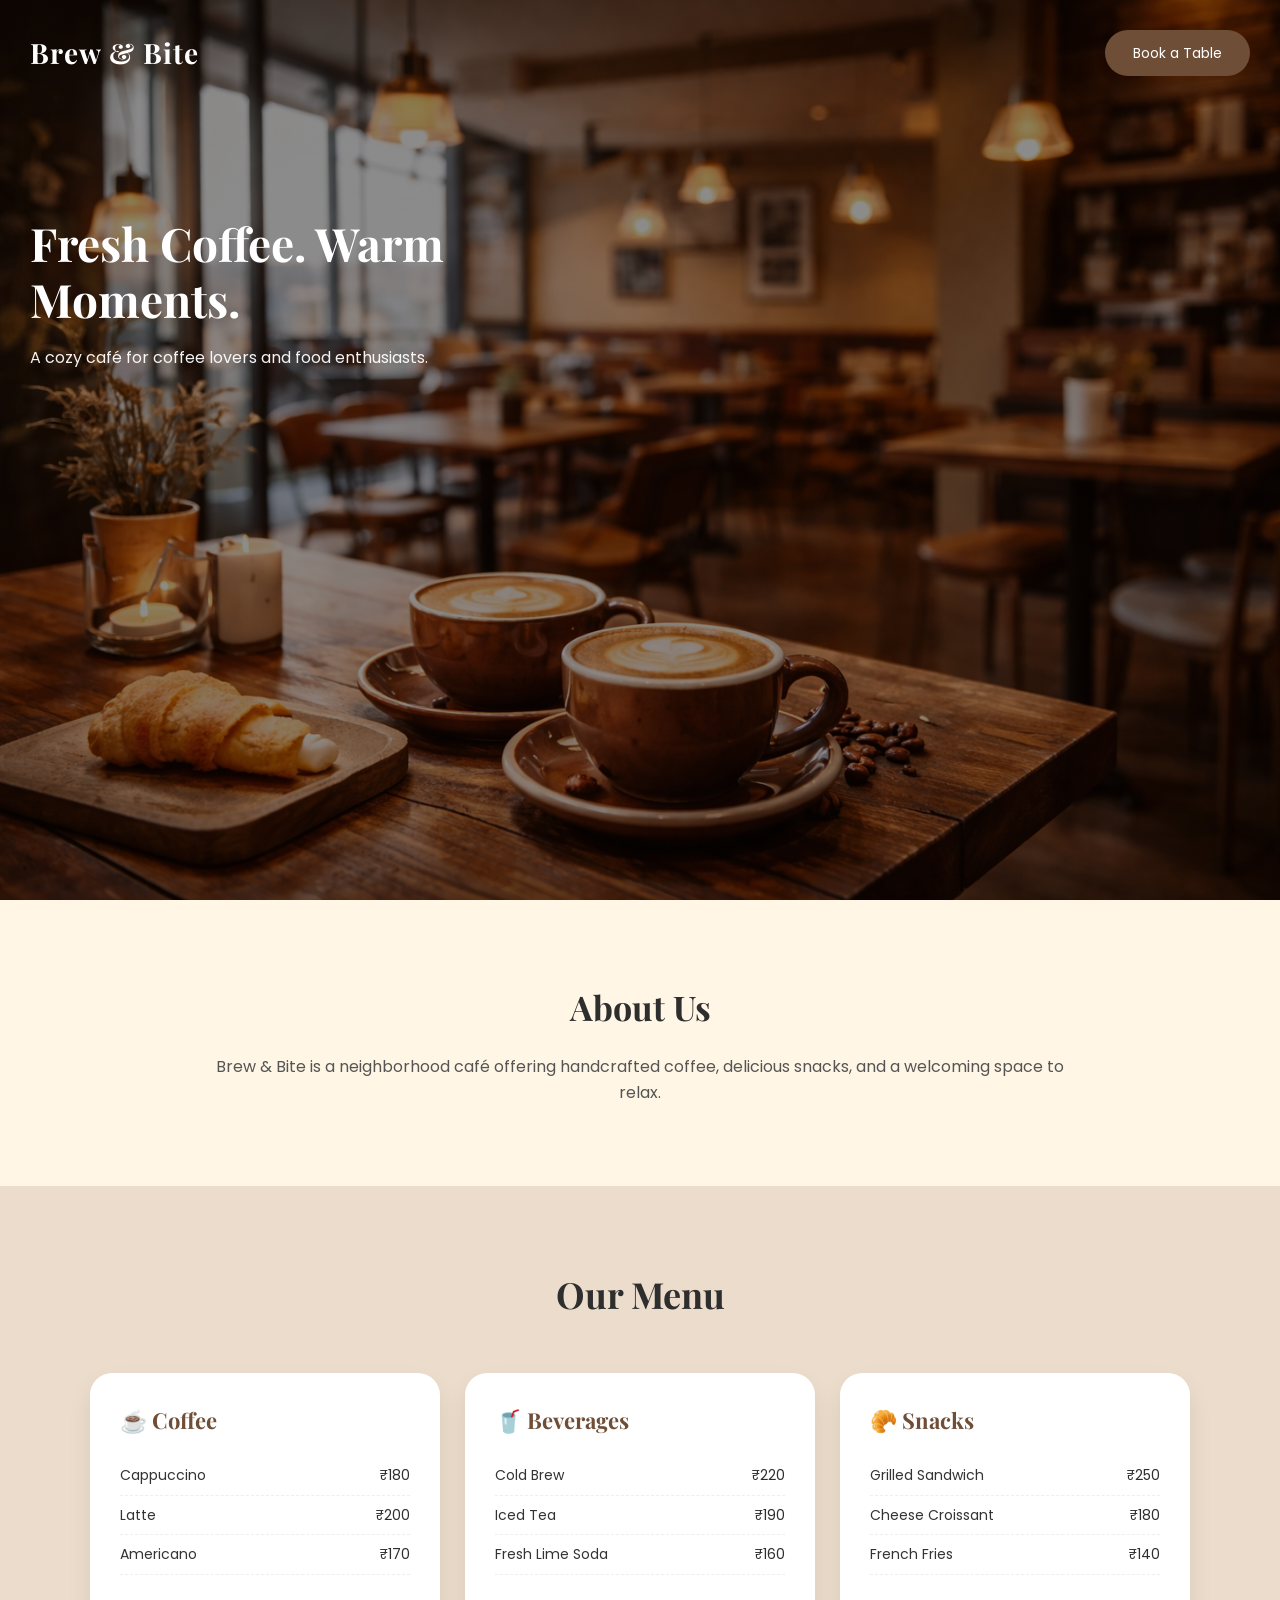
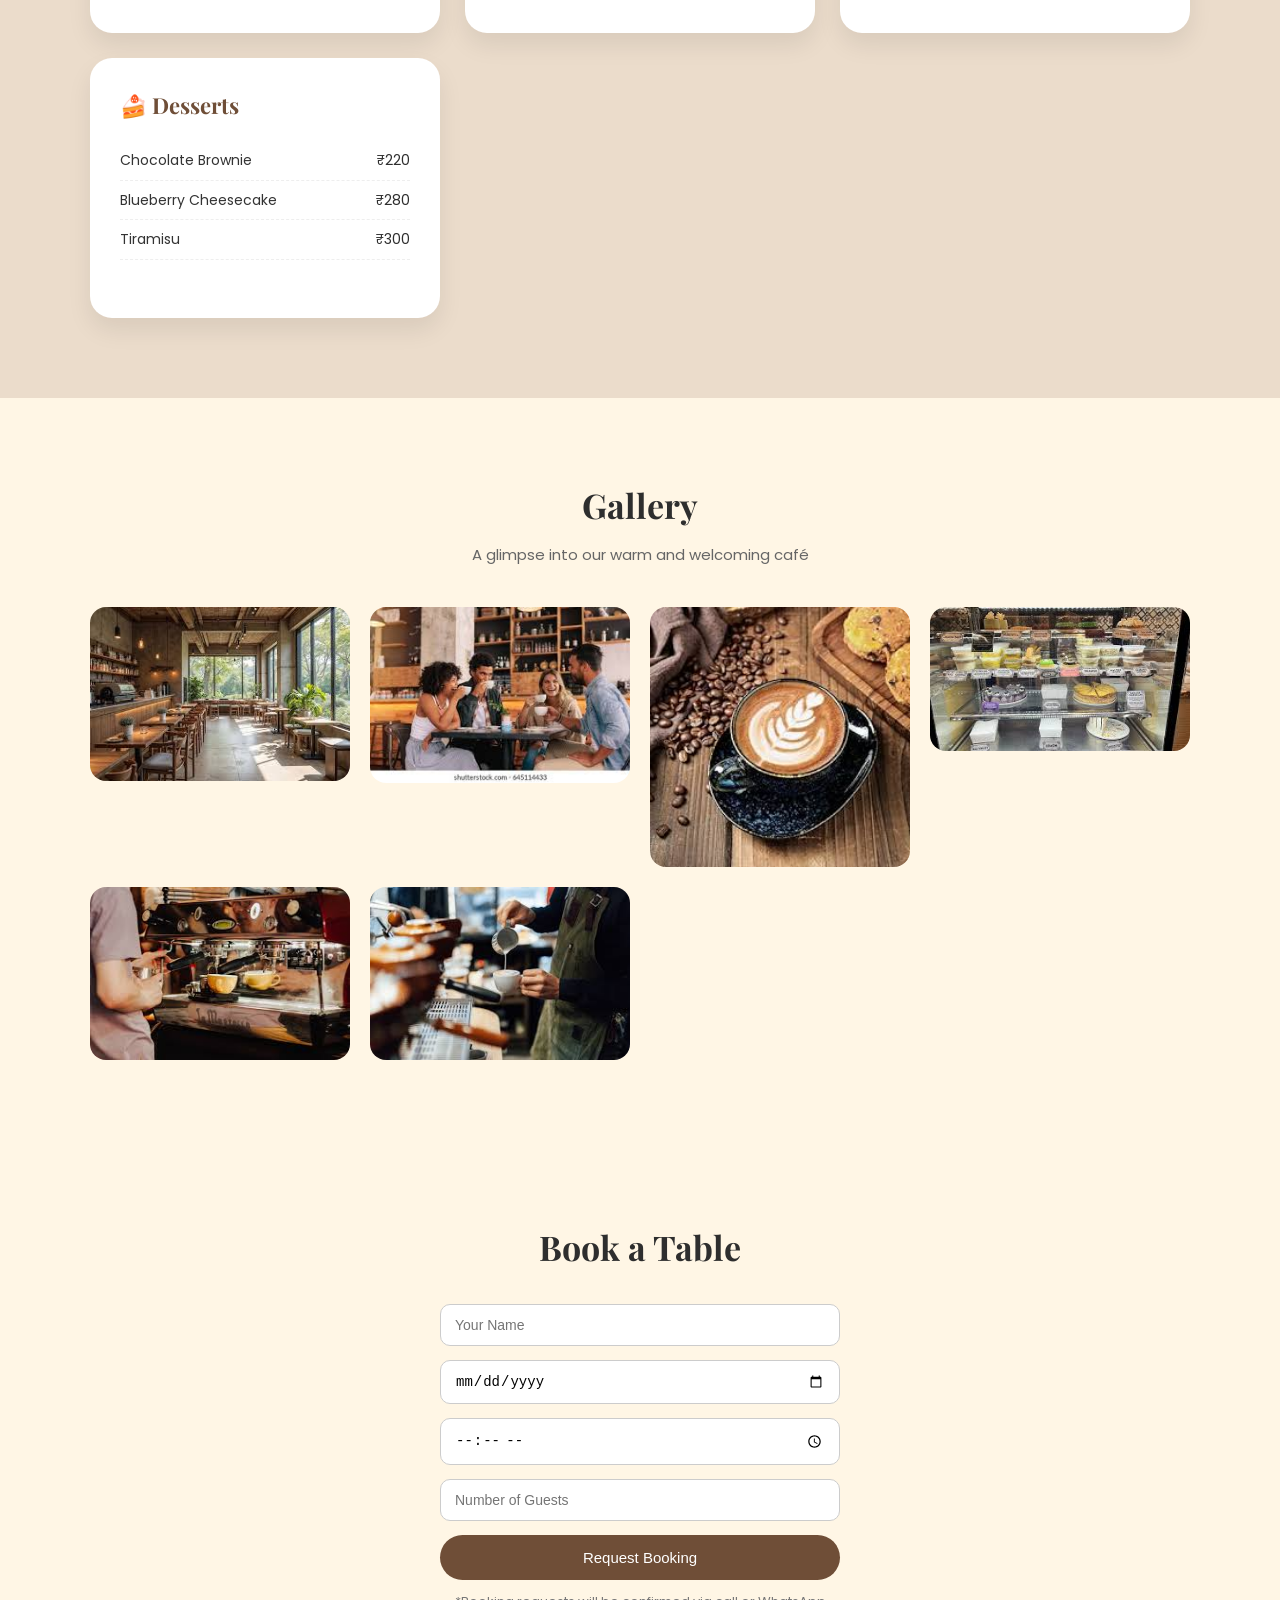
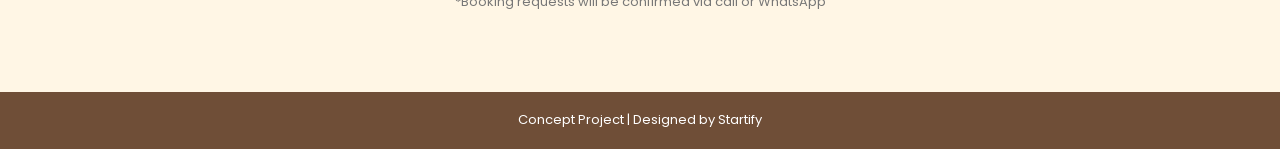
<file: sample/cafe/index.html>
<!DOCTYPE html>
<html lang="en">
<head>
    <meta charset="UTF-8">
    <title>Brew & Bite Café</title>
    <meta name="viewport" content="width=device-width, initial-scale=1.0">
    <link rel="stylesheet" href="style.css">
    <link href="https://fonts.googleapis.com/css2?family=Playfair+Display:wght@500;700&family=Poppins:wght@300;400;500&display=swap" rel="stylesheet">
</head>
<script>
    const titles = document.querySelectorAll(".menu-title");

    titles.forEach(title => {
        title.addEventListener("click", () => {
            const content = title.nextElementSibling;

            if (content.style.maxHeight) {
                content.style.maxHeight = null;
                content.style.padding = "0 20px";
            } else {
                content.style.maxHeight = content.scrollHeight + "px";
                content.style.padding = "10px 20px";
            }
        });
    });
</script>
<body>

<header class="hero">
    <nav>
        <h1>Brew & Bite</h1>
        <a href="#booking" class="btn">Book a Table</a>
    </nav>

    <div class="hero-text">
        <h2>Fresh Coffee. Warm Moments.</h2>
        <p>A cozy café for coffee lovers and food enthusiasts.</p>
    </div>
</header>

<section class="about">
    <h2>About Us</h2>
    <p>
        Brew & Bite is a neighborhood café offering handcrafted coffee,
        delicious snacks, and a welcoming space to relax.
    </p>
</section>

<section class="menu">
    <h2>Our Menu</h2>

    <div class="menu-grid">

        <div class="menu-box">
            <h3>☕ Coffee</h3>
            <p><span>Cappuccino</span> ₹180</p>
            <p><span>Latte</span> ₹200</p>
            <p><span>Americano</span> ₹170</p>
        </div>

        <div class="menu-box">
            <h3>🥤 Beverages</h3>
            <p><span>Cold Brew</span> ₹220</p>
            <p><span>Iced Tea</span> ₹190</p>
            <p><span>Fresh Lime Soda</span> ₹160</p>
        </div>

        <div class="menu-box">
            <h3>🥐 Snacks</h3>
            <p><span>Grilled Sandwich</span> ₹250</p>
            <p><span>Cheese Croissant</span> ₹180</p>
            <p><span>French Fries</span> ₹140</p>
        </div>

        <div class="menu-box">
            <h3>🍰 Desserts</h3>
            <p><span>Chocolate Brownie</span> ₹220</p>
            <p><span>Blueberry Cheesecake</span> ₹280</p>
            <p><span>Tiramisu</span> ₹300</p>
        </div>

    </div>
</section>
<section class="gallery">
    <h2>Gallery</h2>
    <p class="gallery-text">A glimpse into our warm and welcoming café</p>

    <div class="gallery-grid">
        <img src="images/gallery-1.jpg" alt="Cafe Interior">
        <img src="images/gallery-2.jpg" alt="People enjoying coffee">
        <img src="images/gallery-3.jpg" alt="Coffee cups">
        <img src="images/gallery-4.jpg" alt="Dessert">
        <img src="images/gallery-5.jpg" alt="Barista at work">
        <img src="images/gallery-6.jpg" alt="Working in cafe">
    </div>
</section>


<section class="booking" id="booking">
    <h2>Book a Table</h2>

    <form>
        <input type="text" placeholder="Your Name" required>
        <input type="date" required>
        <input type="time" required>
        <input type="number" placeholder="Number of Guests" required>
        <button type="submit">Request Booking</button>
    </form>

    <p class="note">*Booking requests will be confirmed via call or WhatsApp</p>
</section>

<footer>
    <p>Concept Project | Designed by Startify</p>
</footer>

</body>
</html>
</file>
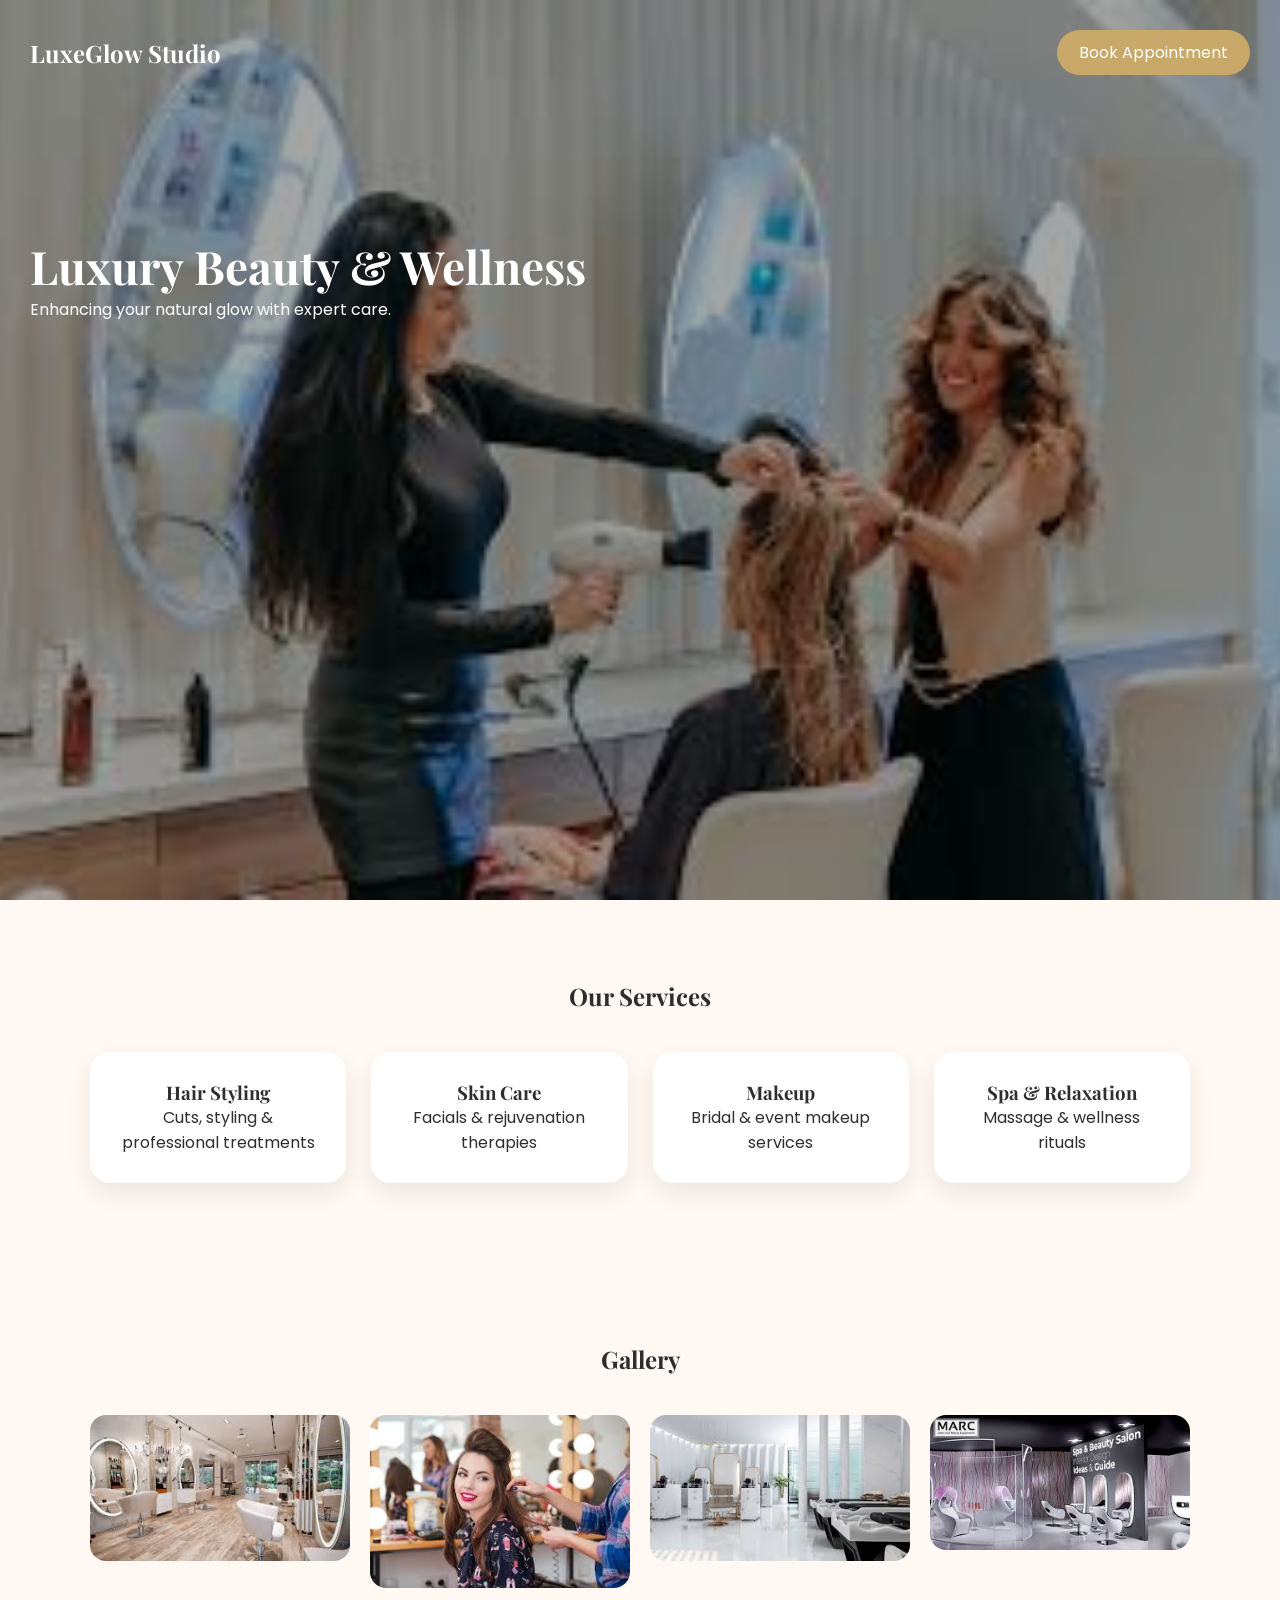
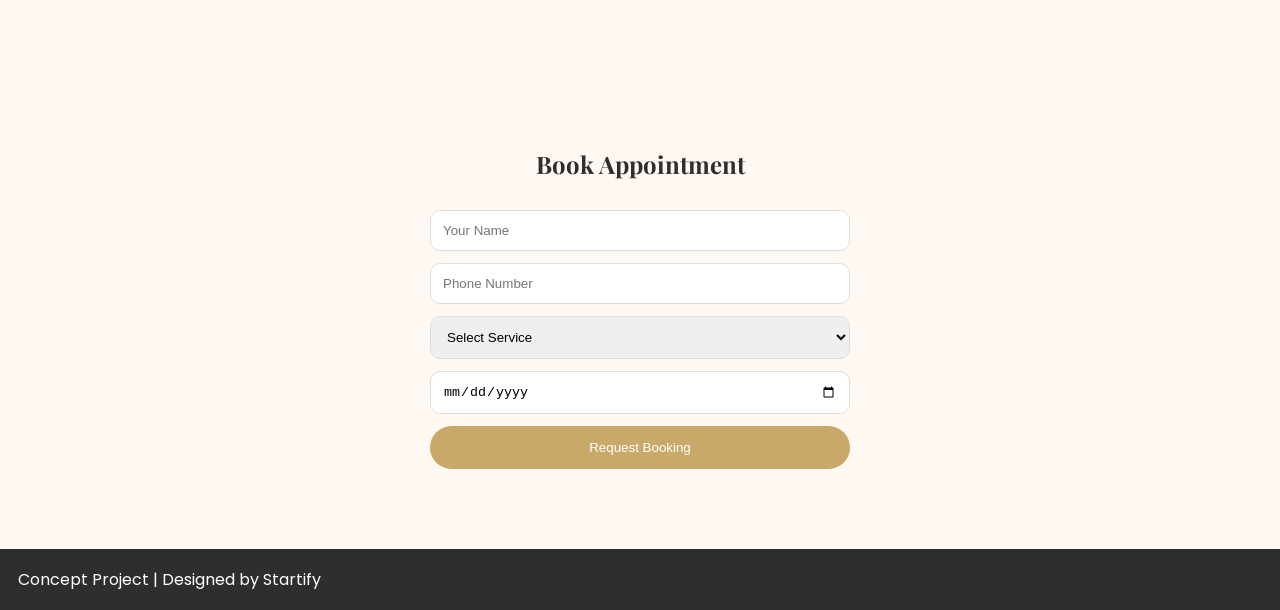
<file: sample/salon/index.html>
<!DOCTYPE html>
<html lang="en">
<head>
    <meta charset="UTF-8">
    <title>LuxeGlow Studio</title>
    <meta name="viewport" content="width=device-width, initial-scale=1.0">
    <link rel="stylesheet" href="style.css">
    <link href="https://fonts.googleapis.com/css2?family=Playfair+Display:wght@500;700&family=Poppins:wght@300;400;500&display=swap" rel="stylesheet">
</head>
<body>

<header class="hero">
    <nav>
        <h1>LuxeGlow Studio</h1>
        <a href="#booking" class="btn">Book Appointment</a>
    </nav>

    <div class="hero-text">
        <h2>Luxury Beauty & Wellness</h2>
        <p>Enhancing your natural glow with expert care.</p>
    </div>
</header>

<section class="services">
    <h2>Our Services</h2>

    <div class="service-grid">
        <div class="service-card">
            <h3>Hair Styling</h3>
            <p>Cuts, styling & professional treatments</p>
        </div>

        <div class="service-card">
            <h3>Skin Care</h3>
            <p>Facials & rejuvenation therapies</p>
        </div>

        <div class="service-card">
            <h3>Makeup</h3>
            <p>Bridal & event makeup services</p>
        </div>

        <div class="service-card">
            <h3>Spa & Relaxation</h3>
            <p>Massage & wellness rituals</p>
        </div>
    </div>
</section>

<section class="gallery">
    <h2>Gallery</h2>

    <div class="gallery-grid">
        <img src="images/salon1.jpg">
        <img src="images/salon2.jpg">
        <img src="images/salon3.jpg">
        <img src="images/salon4.jpg">
    </div>
</section>

<section class="booking" id="booking">
    <h2>Book Appointment</h2>

    <form>
        <input type="text" placeholder="Your Name" required>
        <input type="tel" placeholder="Phone Number" required>
        <select required>
            <option>Select Service</option>
            <option>Hair Styling</option>
            <option>Skin Care</option>
            <option>Makeup</option>
            <option>Spa</option>
        </select>
        <input type="date" required>
        <button type="submit">Request Booking</button>
    </form>
</section>

<footer>
    <p>Concept Project | Designed by Startify</p>
</footer>

</body>
</html>
</file>
<file: sample/cafe/style.css>
/* RESET */
* {
    margin: 0;
    padding: 0;
    box-sizing: border-box;
}

body {
    font-family: 'Poppins', sans-serif;
    background-color: #FFF6E5;
    color: #2E2E2E;
    line-height: 1.6;
}

/* COMMON */
h1, h2, h3 {
    font-family: 'Playfair Display', serif;
}

section {
    padding: 80px 20px;
}

.btn {
    background-color: #6F4E37;
    color: #ffffff;
    padding: 12px 28px;
    border-radius: 30px;
    text-decoration: none;
    font-size: 14px;
    transition: all 0.3s ease;
}

.btn:hover {
    background-color: #5a3f2c;
}

/* HERO */
.hero {
    background: linear-gradient(
        rgba(0,0,0,0.35),
        rgba(0,0,0,0.35)
    ),
    url("images/hero.jpg") center/cover no-repeat;
    min-height: 100vh;
    color: #ffffff;
    padding: 30px;
}

nav {
    display: flex;
    justify-content: space-between;
    align-items: center;
}

nav h1 {
    font-size: 28px;
    letter-spacing: 1px;
}

.hero-text {
    max-width: 600px;
    margin-top: 140px;
}

.hero-text h2 {
    font-size: 46px;
    line-height: 1.2;
}

.hero-text p {
    margin-top: 18px;
    font-size: 16px;
    opacity: 0.95;
}

/* ABOUT */
.about {
    max-width: 900px;
    margin: auto;
    text-align: center;
}

.about h2 {
    font-size: 34px;
    margin-bottom: 20px;
}

.about p {
    font-size: 16px;
    color: #555;
}

/* MENU */
.menu {
    background-color: #EBDCCB;
    text-align: center;
}

.menu h2 {
    font-size: 36px;
    margin-bottom: 50px;
}

.menu-grid {
    display: grid;
    grid-template-columns: repeat(auto-fit, minmax(260px, 1fr));
    gap: 25px;
    max-width: 1100px;
    margin: auto;
}

.menu-box {
    background: white;
    padding: 30px;
    border-radius: 22px;
    box-shadow: 0 12px 25px rgba(0,0,0,0.08);
    transition: all 0.35s ease;
    min-height: 260px; /* makes box feel large */
    text-align: left;
}

.menu-box:hover {
    transform: translateY(-10px) scale(1.02);
    box-shadow: 0 20px 40px rgba(0,0,0,0.12);
}

.menu-box h3 {
    font-size: 22px;
    margin-bottom: 18px;
    color: #6F4E37;
}

.menu-box p {
    display: flex;
    justify-content: space-between;
    padding: 8px 0;
    font-size: 14px;
    border-bottom: 1px dashed #eee;
}

.menu-box span {
    color: #333;
}
/* BOOKING */
.booking {
    text-align: center;
}

.booking h2 {
    font-size: 34px;
    margin-bottom: 30px;
}

form {
    max-width: 400px;
    margin: auto;
}

form input {
    width: 100%;
    padding: 12px 14px;
    margin-bottom: 14px;
    border-radius: 10px;
    border: 1px solid #ccc;
    font-size: 14px;
}

form button {
    width: 100%;
    background-color: #6F4E37;
    color: #ffffff;
    padding: 14px;
    border: none;
    border-radius: 30px;
    cursor: pointer;
    font-size: 15px;
}

form button:hover {
    background-color: #5a3f2c;
}

.note {
    margin-top: 12px;
    font-size: 13px;
    color: #777;
}

/* FOOTER */
footer {
    background-color: #6F4E37;
    color: #ffffff;
    text-align: center;
    padding: 18px;
    font-size: 13px;
}

/* MOBILE */
@media (max-width: 768px) {
    .hero-text {
        margin-top: 100px;
    }

    .hero-text h2 {
        font-size: 34px;
    }

    nav {
        flex-direction: column;
        gap: 12px;
    }
}
/* GALLERY */
.gallery {
    background-color: #FFF6E5;
    text-align: center;
}

.gallery h2 {
    font-size: 34px;
    margin-bottom: 10px;
}

.gallery-text {
    font-size: 15px;
    color: #666;
    margin-bottom: 40px;
}

.gallery-grid {
    display: grid;
    grid-template-columns: repeat(auto-fit, minmax(220px, 1fr));
    gap: 20px;
    max-width: 1100px;
    margin: auto;
}

.gallery-grid img {
    width: 100%;
    border-radius: 16px;
    object-fit: cover;
    transition: transform 0.4s ease;
}

.gallery-grid img:hover {
    transform: scale(1.05);
}
.hero {
    min-height: 100vh;
    background:
        linear-gradient(
            rgba(0, 0, 0, 0.45),
            rgba(0, 0, 0, 0.45)
        ),
        url("images/hero.jpg") center/cover no-repeat;
    color: #ffffff;
    padding: 30px;
    display: flex;
    flex-direction: column;
}
nav h1 {
    font-size: 28px;
    letter-spacing: 1px;
    white-space: nowrap;
    animation: floatText 6s ease-in-out infinite alternate;
}

@keyframes floatText {
    0% {
        transform: translateX(0);
    }
    100% {
        transform: translateX(40px);
    }
}
</file>
<file: sample/salon/style.css>
* {
    margin: 0;
    padding: 0;
    box-sizing: border-box;
}

body {
    font-family: 'Poppins', sans-serif;
    background: #FFF8F3;
    color: #2E2E2E;
}

h1, h2, h3 {
    font-family: 'Playfair Display', serif;
}

section {
    padding: 80px 20px;
    text-align: center;
}

/* HERO */
.hero {
    min-height: 100vh;
    background: linear-gradient(rgba(0,0,0,0.35), rgba(0,0,0,0.35)),
                url("images/hero.jpg") center/cover no-repeat;
    color: white;
    padding: 30px;
}

nav {
    display: flex;
    justify-content: space-between;
    align-items: center;
}

.btn {
    background: #C8A96A;
    color: white;
    padding: 10px 22px;
    border-radius: 25px;
    text-decoration: none;
}

.hero-text {
    margin-top: 160px;
}

.hero-text h2 {
    font-size: 46px;
}

/* SERVICES */
.service-grid {
    display: grid;
    grid-template-columns: repeat(auto-fit, minmax(240px, 1fr));
    gap: 25px;
    max-width: 1100px;
    margin: 40px auto 0;
}

.service-card {
    background: white;
    padding: 28px;
    border-radius: 20px;
    box-shadow: 0 10px 25px rgba(0,0,0,0.08);
    transition: 0.3s ease;
}

.service-card:hover {
    transform: translateY(-8px);
}

/* GALLERY */
.gallery-grid {
    display: grid;
    grid-template-columns: repeat(auto-fit, minmax(220px, 1fr));
    gap: 20px;
    max-width: 1100px;
    margin: 40px auto 0;
}

.gallery-grid img {
    width: 100%;
    border-radius: 16px;
}

/* BOOKING */
form {
    max-width: 420px;
    margin: 30px auto 0;
}

form input, form select {
    width: 100%;
    padding: 12px;
    margin-bottom: 12px;
    border-radius: 10px;
    border: 1px solid #ddd;
}

form button {
    width: 100%;
    background: #C8A96A;
    color: white;
    padding: 14px;
    border: none;
    border-radius: 25px;
}

/* FOOTER */
footer {
    background: #2E2E2E;
    color: white;
    padding: 18px;
}
.hero {
    position: relative;
    overflow: hidden;
}

/* CODE BACKGROUND */
.code-bg {
    position: absolute;
    top: 0;
    left: 0;
    width: 100%;
    height: 100%;

    opacity: 0.08; /* translucent effect */
    z-index: 0;

    display: flex;
    align-items: center;
    justify-content: center;

    pointer-events: none;
}

.code-bg pre {
    font-family: monospace;
    font-size: 14px;
    color: #ffffff;
    white-space: pre-wrap;
    line-height: 1.6;
}
.hero-content, nav {
    position: relative;
    z-index: 2;
}
</file>
